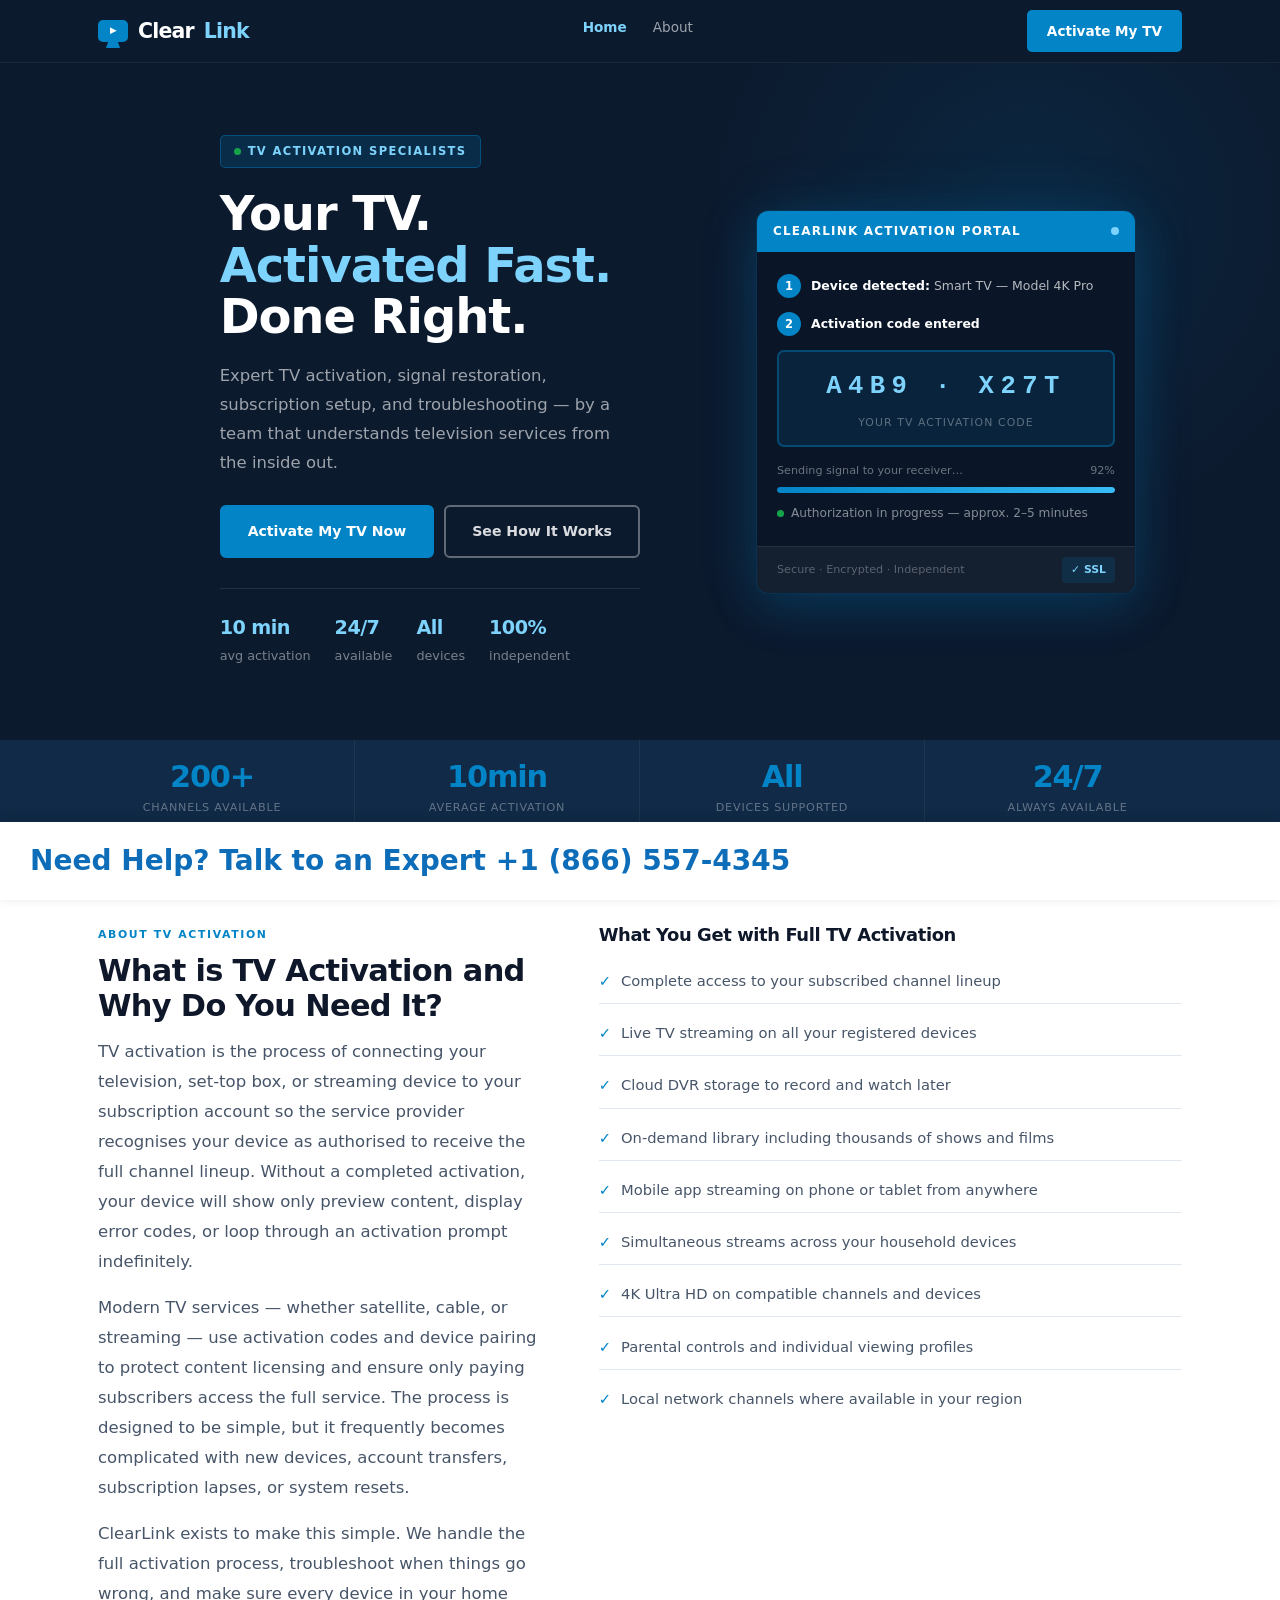
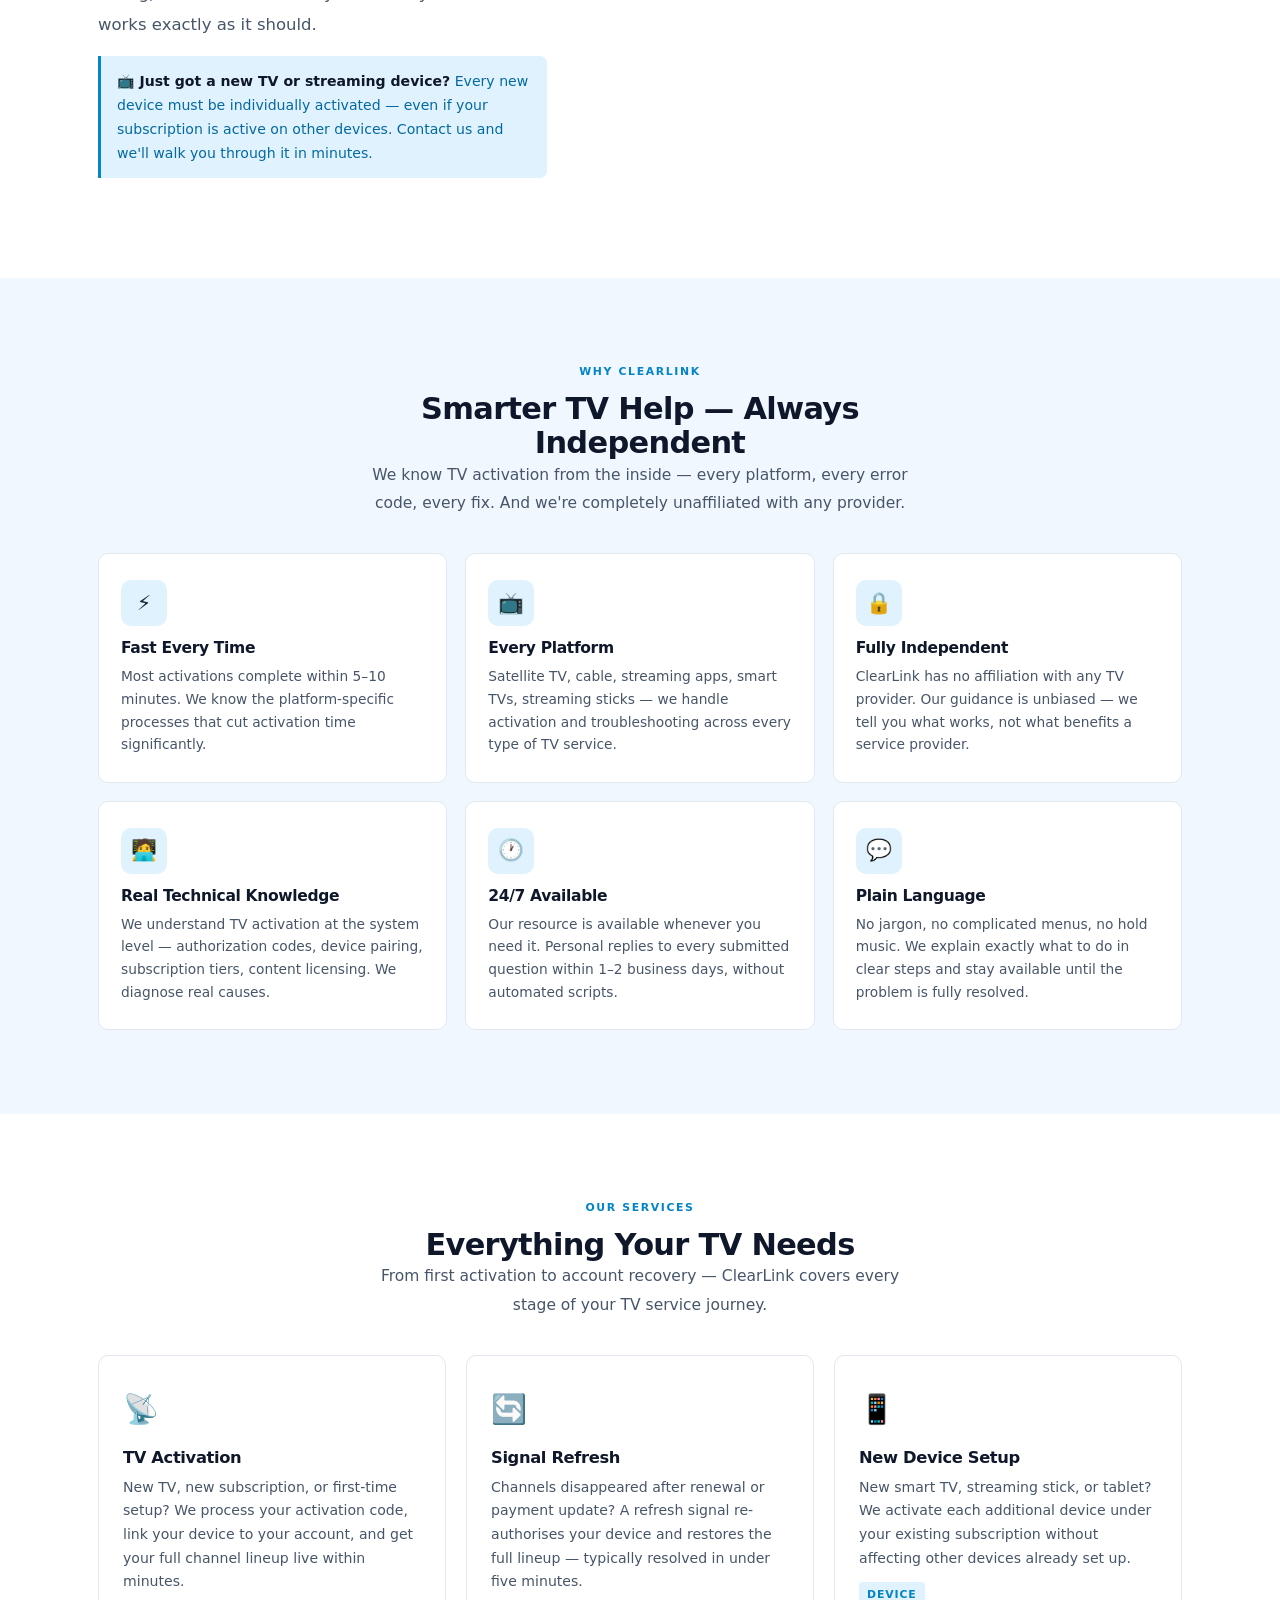
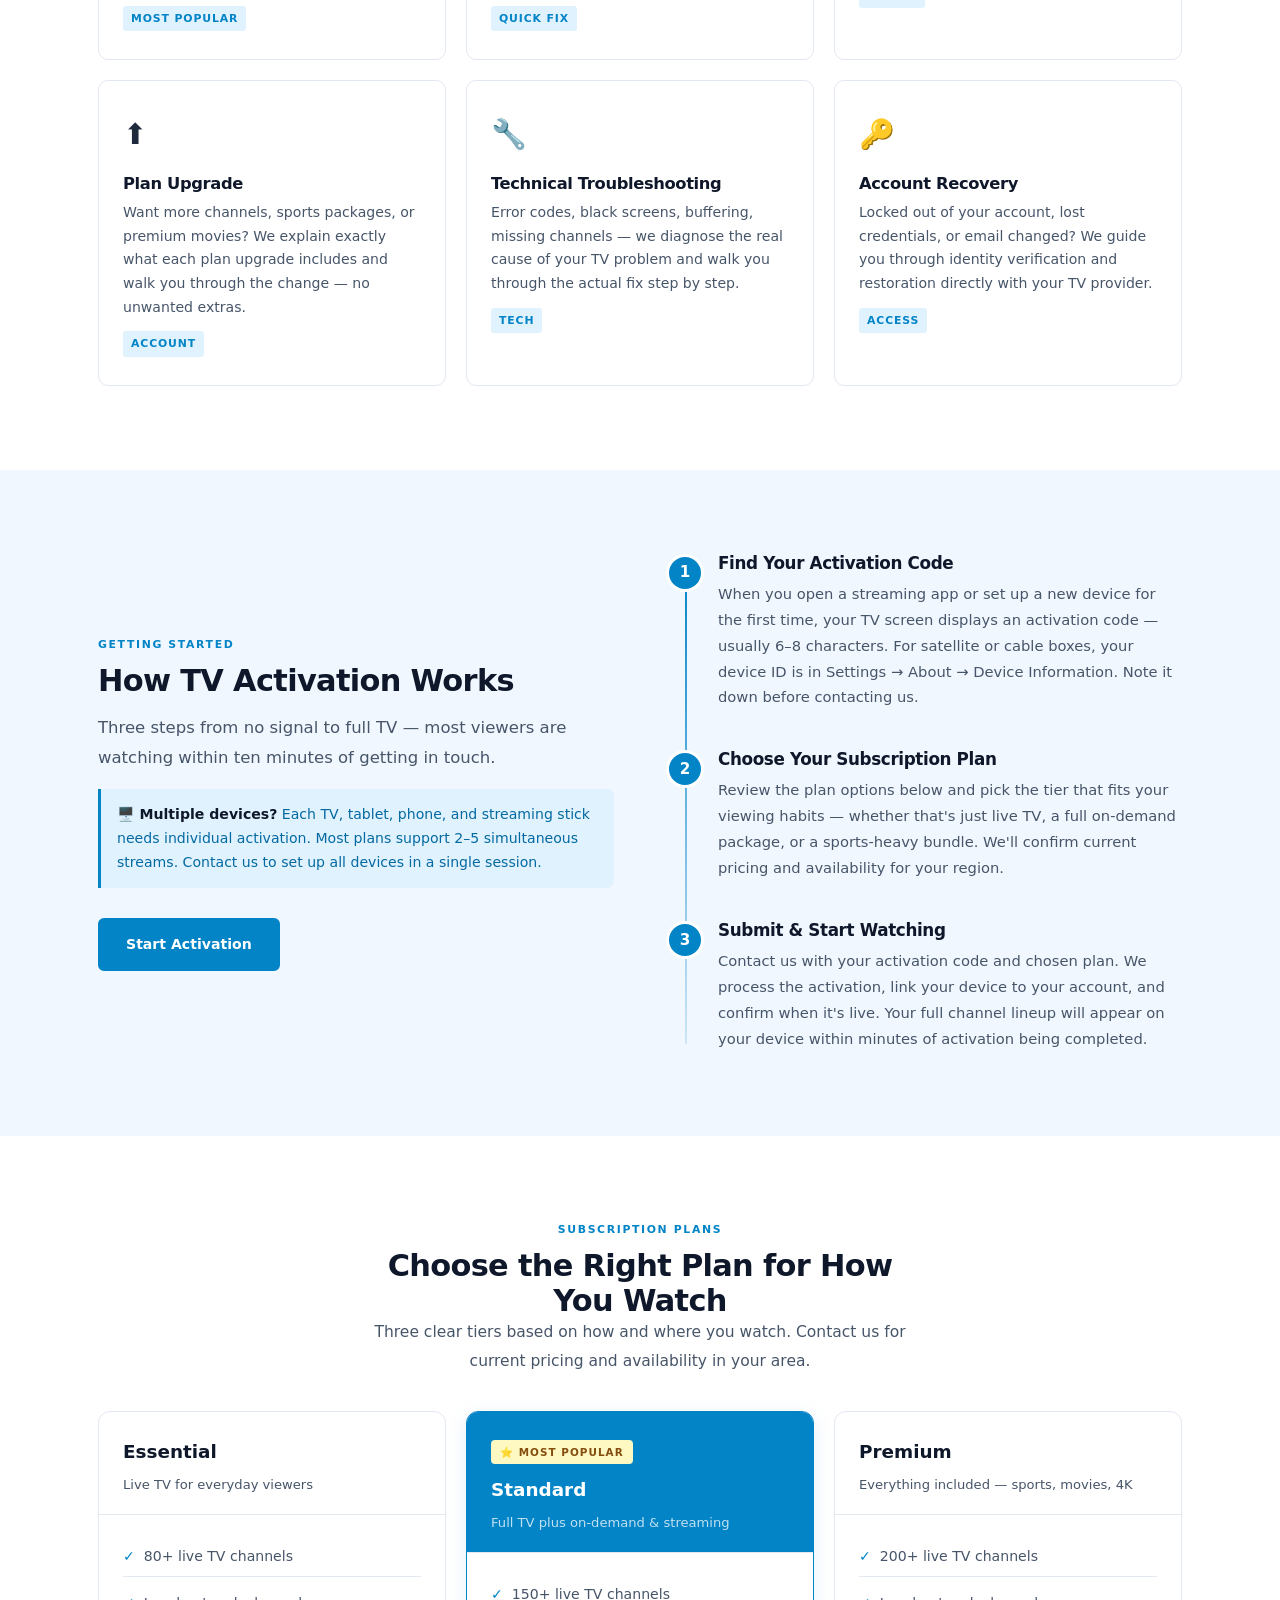
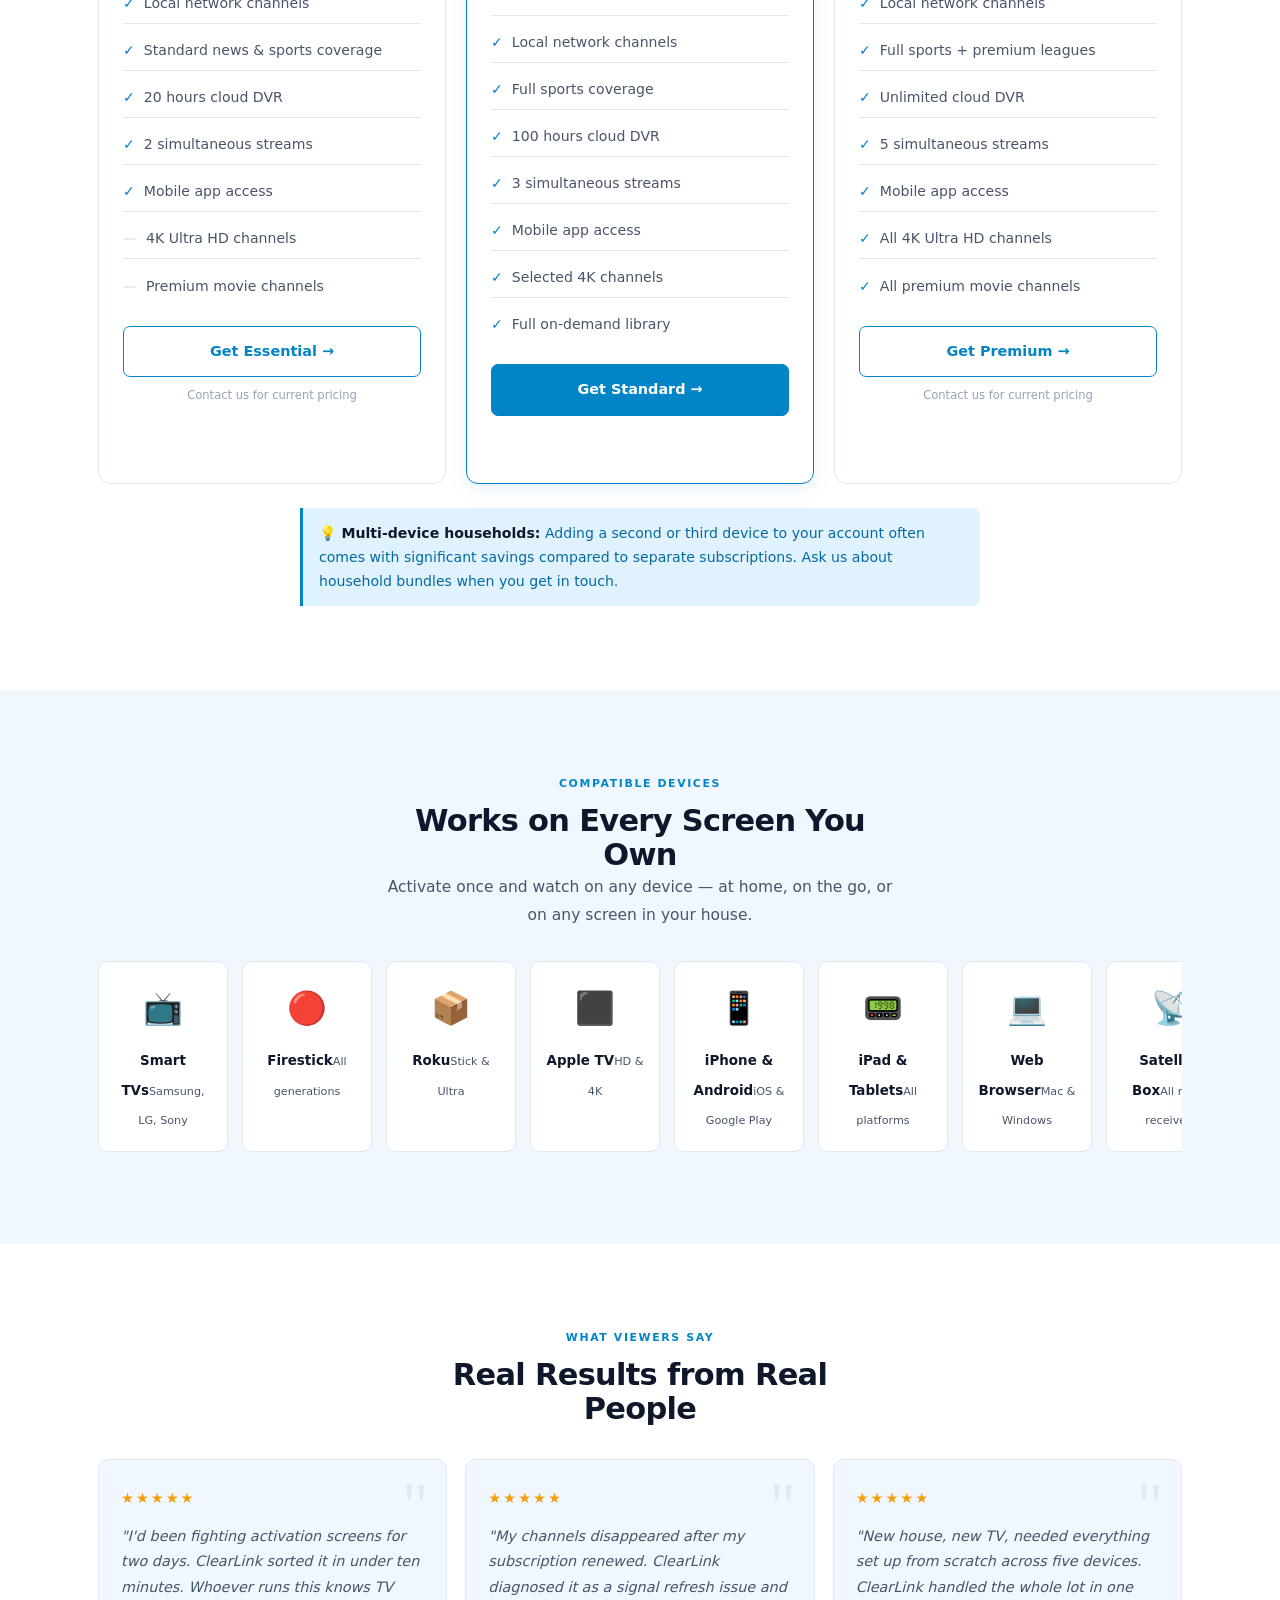
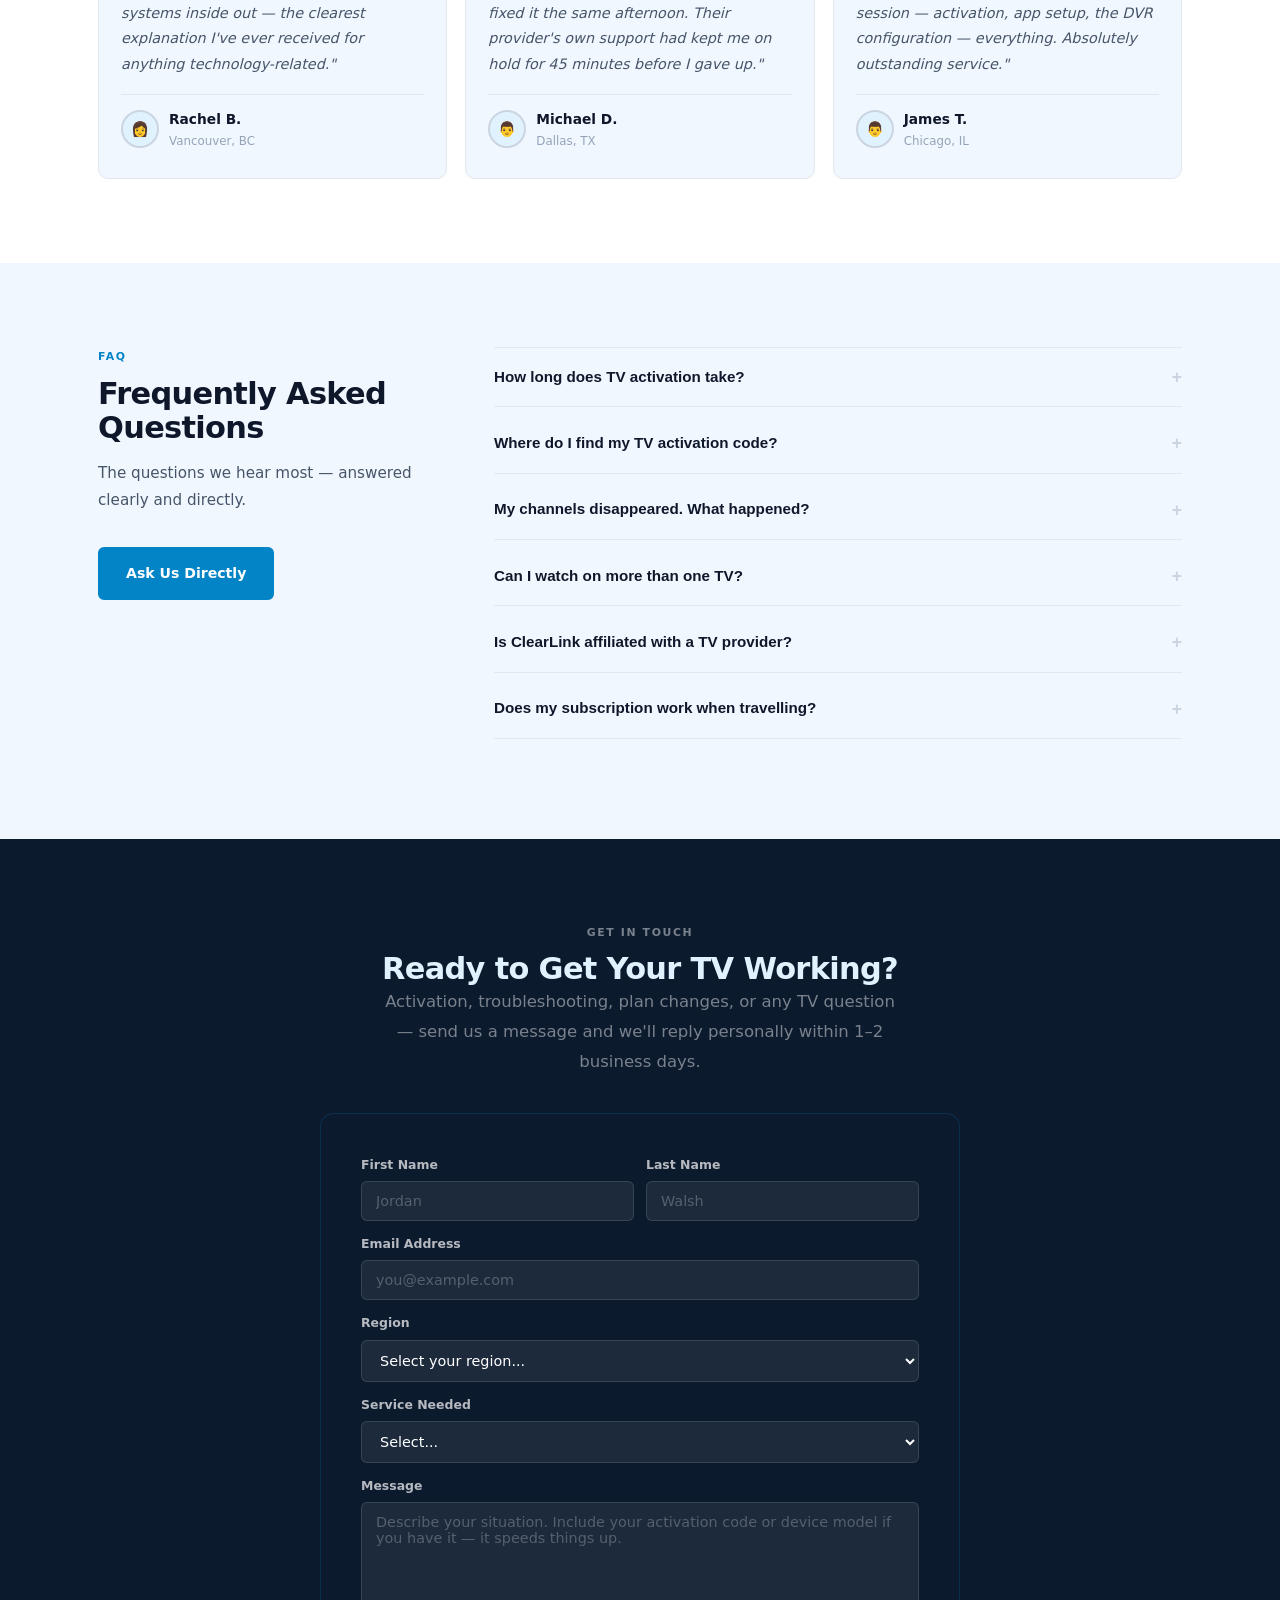
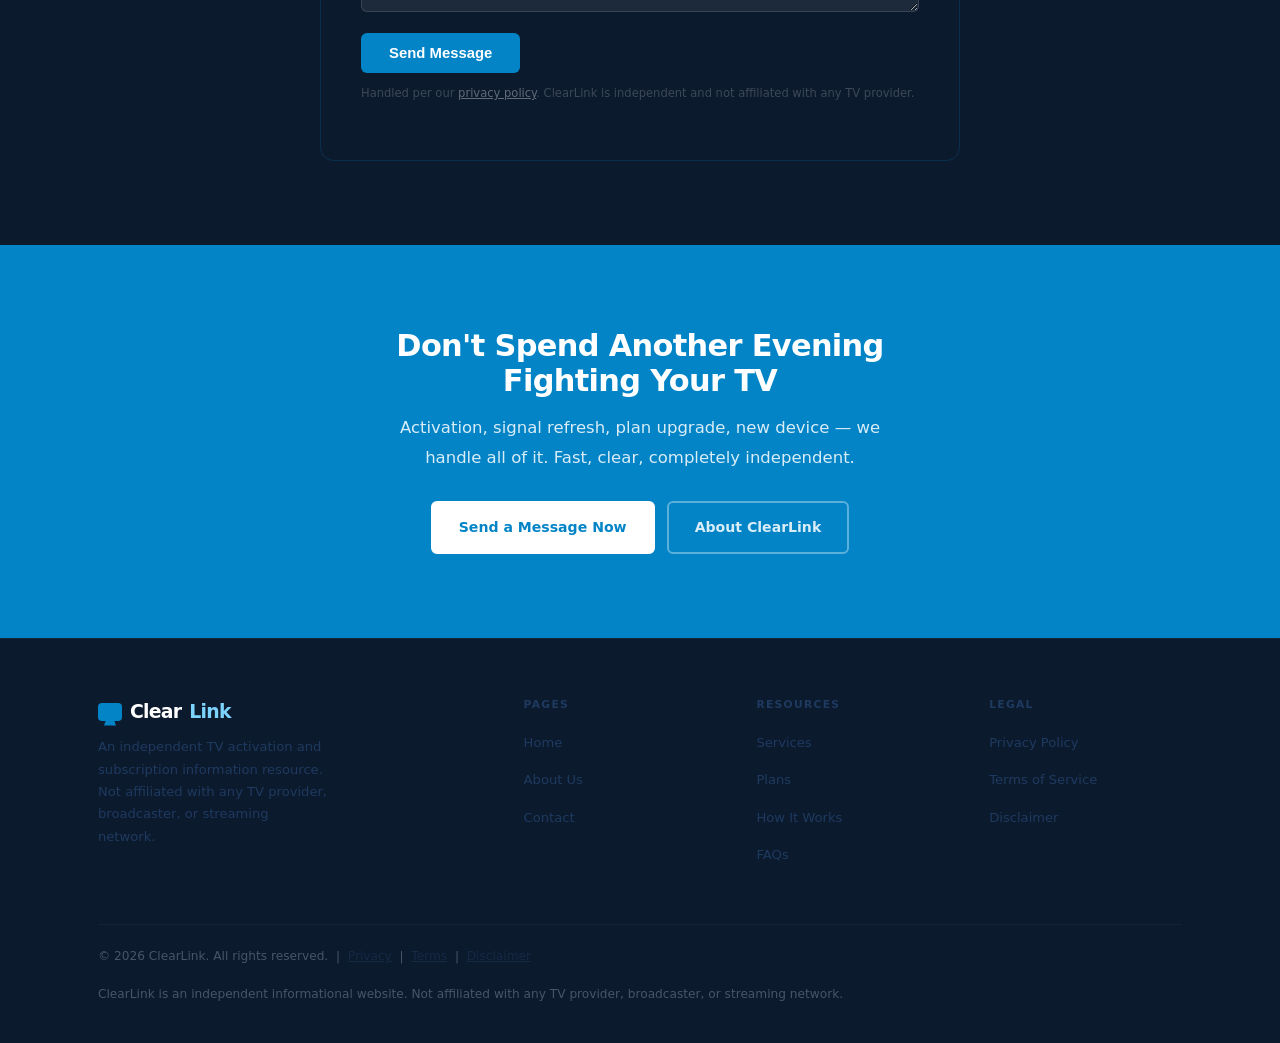
<file: index.html>
<!DOCTYPE html>
<html lang="en">
<head>
<meta charset="UTF-8"/>
<meta name="viewport" content="width=device-width,initial-scale=1.0"/>
<meta name="description" content="ClearLink — fast TV activation, subscription setup, signal refresh, troubleshooting and account help. Independent TV resource serving viewers across North America."/>
<title>ClearLink — TV Activation, Plans & Troubleshooting | ClearLink</title>
<link rel="stylesheet" href="style.css"/>

<style>

	.callbar{
	  position:fixed;
	  bottom:0;
	  left:0;
	  width:100%;
	  background:#ffffff;
	  text-align:left;
	  padding: 14px 30px;
	  z-index:999999;
	  box-shadow:0 -3px 12px rgba(0,0,0,0.15);
	}

	.callbar a{
	  color:#0e6db9;
	  font-weight:700;
	  text-decoration:none;
	  font-size:28px;
	}

	.callbar span{
	  display:inline;
	}

	/* mobile two lines */
	@media(max-width:768px){
	  .callbar a{
		font-size:20px;
		line-height:1.4;
	  }
	  
	  .t1{
		font-size: 15px; !important
		}
		
		.callbar .t1{
		  color:#000 !important;   /* Need Help text = black */
		}
		
			.callbar .t2{
		  color:#0055e9 !important; /* Number = blue */
		}
	  
	  .callbar span{
		display:block;
	  } 
	}

</style>

</head>
<body><nav class="site-nav" id="nav"><div class="nav-inner"><a href="index.html" class="logo"><div class="logo-icon"></div>Clear<em>Link</em></a><ul class="nav-links"><li><a href="index.html" class="on">Home</a></li><li><a href="about.html">About</a></li></ul><a href="index.html#contact" class="nav-cta">Activate My TV</a><button class="ham" onclick="document.getElementById('mnav').classList.toggle('open')">☰</button></div><div class="mob-nav" id="mnav"><a href="index.html">Home</a><a href="about.html">About</a><a href="index.html#contact">Activate</a><a href="privacy.html">Privacy</a><a href="terms.html">Terms</a><a href="disclaimer.html">Disclaimer</a></div></nav>
<!-- HERO: dark navy + sky blue glow + CSS activation screen RIGHT -->
<section class="hero">
  <div class="hero-left">
    <div class="hero-badge"><span class="badge-pulse"></span>TV Activation Specialists</div>
    <h1>Your TV.<br/><em>Activated Fast.</em><br/>Done Right.</h1>
    <p class="hero-sub">Expert TV activation, signal restoration, subscription setup, and troubleshooting — by a team that understands television services from the inside out.</p>
<!-- TV CODE BOX — mobile only -->
<div class="tv-code-block">

  <div class="tv-step-row">
    <span class="tv-step-badge">Step 1</span>
    <span class="tv-step-label">Enter your TV activation code</span>
  </div>

  <div class="tv-input-wrap">
    <span class="tv-input-prefix">📺</span>
    <input
      type="text"
      class="tv-hero-input"
      id="tvHeroInput"
      placeholder="e.g. A1B2C3D4"
      maxlength="12"
      autocomplete="off"
      inputmode="text"
      oninput="this.value=this.value.toUpperCase()"
    />
  </div>
  <p class="tv-code-where">Find your code on your TV → <strong>Settings → Activate</strong></p>

  <div class="tv-step-connector">↓</div>

  <div class="tv-step-row">
    <span class="tv-step-badge">Step 2</span>
    <span class="tv-step-label">Tap the button below</span>
  </div>

  <a href="thankyou.html" class="tv-activate-btn">
    <span>▶</span> Activate My TV Now
  </a>

</div>

<!-- Desktop buttons — hidden on mobile -->
<div class="hero-btns desktop-btns">
  <a href="#contact" class="btn btn-blue">Activate My TV Now</a>
  <a href="#how" class="btn btn-outline">See How It Works</a>
</div>
    <div class="hero-stats">
      <div class="hstat"><strong>10 min</strong>avg activation</div>
      <div class="hstat"><strong>24/7</strong>available</div>
      <div class="hstat"><strong>All</strong>devices</div>
      <div class="hstat"><strong>100%</strong>independent</div>
    </div>
  </div>
  <div class="hero-right">
    <div class="act-screen">
      <div class="act-bar">
        <span class="act-bar-title">ClearLink Activation Portal</span>
        <span class="act-bar-dot"></span>
      </div>
      <div class="act-body">
        <div class="act-step-row">
          <div class="act-step-num">1</div>
          <div class="act-step-text"><strong>Device detected:</strong> Smart TV — Model 4K Pro</div>
        </div>
        <div class="act-step-row">
          <div class="act-step-num">2</div>
          <div class="act-step-text"><strong>Activation code entered</strong></div>
        </div>
        <div class="act-code-box">
          <div class="act-code">A4B9 · X27T</div>
          <div class="act-code-label">Your TV activation code</div>
        </div>
        <div class="act-progress">
          <div class="act-progress-label"><span>Sending signal to your receiver…</span><span>92%</span></div>
          <div class="act-bar-track"><div class="act-bar-fill"></div></div>
        </div>
        <div class="act-status"><span class="act-status-dot"></span>Authorization in progress — approx. 2–5 minutes</div>
      </div>
      <div class="act-footer">
        <span class="act-footer-txt">Secure · Encrypted · Independent</span>
        <span class="act-footer-badge">✓ SSL</span>
      </div>
    </div>
  </div>
</section>

<!-- TRUST STRIP -->
<div class="trust-strip">
  <div class="trust-inner">
    <div class="trust-cell"><span class="trust-n">200+</span><span class="trust-l">Channels Available</span></div>
    <div class="trust-cell"><span class="trust-n">10min</span><span class="trust-l">Average Activation</span></div>
    <div class="trust-cell"><span class="trust-n">All</span><span class="trust-l">Devices Supported</span></div>
    <div class="trust-cell"><span class="trust-n">24/7</span><span class="trust-l">Always Available</span></div>
  </div>
</div>

<!-- WHAT IS TV ACTIVATION -->
<section class="sec">
  <div class="wrap">
    <div class="g-6040">
      <div>
        <span class="lbl">About TV Activation</span>
        <h2 style="margin-bottom:14px;">What is TV Activation and Why Do You Need It?</h2>
        <p>TV activation is the process of connecting your television, set-top box, or streaming device to your subscription account so the service provider recognises your device as authorised to receive the full channel lineup. Without a completed activation, your device will show only preview content, display error codes, or loop through an activation prompt indefinitely.</p>
        <p>Modern TV services — whether satellite, cable, or streaming — use activation codes and device pairing to protect content licensing and ensure only paying subscribers access the full service. The process is designed to be simple, but it frequently becomes complicated with new devices, account transfers, subscription lapses, or system resets.</p>
        <p>ClearLink exists to make this simple. We handle the full activation process, troubleshoot when things go wrong, and make sure every device in your home works exactly as it should.</p>
        <div class="info-box">📺 <strong>Just got a new TV or streaming device?</strong> Every new device must be individually activated — even if your subscription is active on other devices. Contact us and we'll walk you through it in minutes.</div>
      </div>
      <div>
        <h3 style="margin-bottom:14px;">What You Get with Full TV Activation</h3>
        <ul class="ck">
          <li>Complete access to your subscribed channel lineup</li>
          <li>Live TV streaming on all your registered devices</li>
          <li>Cloud DVR storage to record and watch later</li>
          <li>On-demand library including thousands of shows and films</li>
          <li>Mobile app streaming on phone or tablet from anywhere</li>
          <li>Simultaneous streams across your household devices</li>
          <li>4K Ultra HD on compatible channels and devices</li>
          <li>Parental controls and individual viewing profiles</li>
          <li>Local network channels where available in your region</li>
        </ul>
      </div>
    </div>
  </div>
</section>

<!-- WHY CLEARLINK -->
<section class="sec-alt">
  <div class="wrap">
    <div style="text-align:center;max-width:560px;margin:0 auto 36px;">
      <span class="lbl">Why ClearLink</span>
      <h2>Smarter TV Help — Always Independent</h2>
      <p style="font-size:.97rem;">We know TV activation from the inside — every platform, every error code, every fix. And we're completely unaffiliated with any provider.</p>
    </div>
    <div class="why-grid">
      <div class="why-card"><div class="why-icon">⚡</div><h4>Fast Every Time</h4><p>Most activations complete within 5–10 minutes. We know the platform-specific processes that cut activation time significantly.</p></div>
      <div class="why-card"><div class="why-icon">📺</div><h4>Every Platform</h4><p>Satellite TV, cable, streaming apps, smart TVs, streaming sticks — we handle activation and troubleshooting across every type of TV service.</p></div>
      <div class="why-card"><div class="why-icon">🔒</div><h4>Fully Independent</h4><p>ClearLink has no affiliation with any TV provider. Our guidance is unbiased — we tell you what works, not what benefits a service provider.</p></div>
      <div class="why-card"><div class="why-icon">🧑‍💻</div><h4>Real Technical Knowledge</h4><p>We understand TV activation at the system level — authorization codes, device pairing, subscription tiers, content licensing. We diagnose real causes.</p></div>
      <div class="why-card"><div class="why-icon">🕐</div><h4>24/7 Available</h4><p>Our resource is available whenever you need it. Personal replies to every submitted question within 1–2 business days, without automated scripts.</p></div>
      <div class="why-card"><div class="why-icon">💬</div><h4>Plain Language</h4><p>No jargon, no complicated menus, no hold music. We explain exactly what to do in clear steps and stay available until the problem is fully resolved.</p></div>
    </div>
  </div>
</section>

<!-- SERVICES — 2x3 card grid (not tabs like StreamPro) -->
<section class="sec" id="services">
  <div class="wrap">
    <div style="text-align:center;max-width:560px;margin:0 auto 36px;">
      <span class="lbl">Our Services</span>
      <h2>Everything Your TV Needs</h2>
      <p style="font-size:.97rem;">From first activation to account recovery — ClearLink covers every stage of your TV service journey.</p>
    </div>
    <div class="svc-grid">
      <div class="svc-card"><span class="svc-icon">📡</span><h3>TV Activation</h3><p>New TV, new subscription, or first-time setup? We process your activation code, link your device to your account, and get your full channel lineup live within minutes.</p><span class="svc-tag">Most Popular</span></div>
      <div class="svc-card"><span class="svc-icon">🔄</span><h3>Signal Refresh</h3><p>Channels disappeared after renewal or payment update? A refresh signal re-authorises your device and restores the full lineup — typically resolved in under five minutes.</p><span class="svc-tag">Quick Fix</span></div>
      <div class="svc-card"><span class="svc-icon">📱</span><h3>New Device Setup</h3><p>New smart TV, streaming stick, or tablet? We activate each additional device under your existing subscription without affecting other devices already set up.</p><span class="svc-tag">Device</span></div>
      <div class="svc-card"><span class="svc-icon">⬆️</span><h3>Plan Upgrade</h3><p>Want more channels, sports packages, or premium movies? We explain exactly what each plan upgrade includes and walk you through the change — no unwanted extras.</p><span class="svc-tag">Account</span></div>
      <div class="svc-card"><span class="svc-icon">🔧</span><h3>Technical Troubleshooting</h3><p>Error codes, black screens, buffering, missing channels — we diagnose the real cause of your TV problem and walk you through the actual fix step by step.</p><span class="svc-tag">Tech</span></div>
      <div class="svc-card"><span class="svc-icon">🔑</span><h3>Account Recovery</h3><p>Locked out of your account, lost credentials, or email changed? We guide you through identity verification and restoration directly with your TV provider.</p><span class="svc-tag">Access</span></div>
    </div>
  </div>
</section>

<!-- HOW IT WORKS — vertical timeline (different from StreamPro's horizontal cards) -->
<section class="sec-alt" id="how">
  <div class="wrap">
    <div class="g-half" style="align-items:center;">
      <div>
        <span class="lbl">Getting Started</span>
        <h2 style="margin-bottom:14px;">How TV Activation Works</h2>
        <p>Three steps from no signal to full TV — most viewers are watching within ten minutes of getting in touch.</p>
        <div class="info-box">🖥️ <strong>Multiple devices?</strong> Each TV, tablet, phone, and streaming stick needs individual activation. Most plans support 2–5 simultaneous streams. Contact us to set up all devices in a single session.</div>
        <a href="#contact" class="btn btn-blue" style="margin-top:14px;width:fit-content;">Start Activation</a>
      </div>
      <div>
        <div class="timeline">
          <div class="tl-item">
            <div class="tl-num">1</div>
            <h4>Find Your Activation Code</h4>
            <p>When you open a streaming app or set up a new device for the first time, your TV screen displays an activation code — usually 6–8 characters. For satellite or cable boxes, your device ID is in Settings → About → Device Information. Note it down before contacting us.</p>
          </div>
          <div class="tl-item">
            <div class="tl-num">2</div>
            <h4>Choose Your Subscription Plan</h4>
            <p>Review the plan options below and pick the tier that fits your viewing habits — whether that's just live TV, a full on-demand package, or a sports-heavy bundle. We'll confirm current pricing and availability for your region.</p>
          </div>
          <div class="tl-item">
            <div class="tl-num">3</div>
            <h4>Submit &amp; Start Watching</h4>
            <p>Contact us with your activation code and chosen plan. We process the activation, link your device to your account, and confirm when it's live. Your full channel lineup will appear on your device within minutes of activation being completed.</p>
          </div>
        </div>
      </div>
    </div>
  </div>
</section>

<!-- SUBSCRIPTION PLANS — 3 plan cards (not comparison table) -->
<section class="sec" id="plans">
  <div class="wrap">
    <div style="text-align:center;max-width:560px;margin:0 auto 36px;">
      <span class="lbl">Subscription Plans</span>
      <h2>Choose the Right Plan for How You Watch</h2>
      <p style="font-size:.97rem;">Three clear tiers based on how and where you watch. Contact us for current pricing and availability in your area.</p>
    </div>
    <div class="plan-grid">
      <div class="plan-card">
        <div class="plan-top">
          <div class="plan-name">Essential</div>
          <div class="plan-sub">Live TV for everyday viewers</div>
        </div>
        <div class="plan-body">
          <ul class="plan-feat-list">
            <li>80+ live TV channels</li>
            <li>Local network channels</li>
            <li>Standard news &amp; sports coverage</li>
            <li>20 hours cloud DVR</li>
            <li>2 simultaneous streams</li>
            <li>Mobile app access</li>
            <li class="no">4K Ultra HD channels</li>
            <li class="no">Premium movie channels</li>
          </ul>
          <a href="#contact" class="plan-cta">Get Essential →</a>
          <p class="plan-note">Contact us for current pricing</p>
        </div>
      </div>
      <div class="plan-card featured">
        <div class="plan-top">
          <div class="plan-badge">⭐ Most Popular</div>
          <div class="plan-name">Standard</div>
          <div class="plan-sub">Full TV plus on-demand &amp; streaming</div>
        </div>
        <div class="plan-body">
          <ul class="plan-feat-list">
            <li>150+ live TV channels</li>
            <li>Local network channels</li>
            <li>Full sports coverage</li>
            <li>100 hours cloud DVR</li>
            <li>3 simultaneous streams</li>
            <li>Mobile app access</li>
            <li>Selected 4K channels</li>
            <li>Full on-demand library</li>
          </ul>
          <a href="#contact" class="plan-cta">Get Standard →</a>
          <p class="plan-note" style="color:rgba(255,255,255,.4);">Contact us for current pricing</p>
        </div>
      </div>
      <div class="plan-card">
        <div class="plan-top">
          <div class="plan-name">Premium</div>
          <div class="plan-sub">Everything included — sports, movies, 4K</div>
        </div>
        <div class="plan-body">
          <ul class="plan-feat-list">
            <li>200+ live TV channels</li>
            <li>Local network channels</li>
            <li>Full sports + premium leagues</li>
            <li>Unlimited cloud DVR</li>
            <li>5 simultaneous streams</li>
            <li>Mobile app access</li>
            <li>All 4K Ultra HD channels</li>
            <li>All premium movie channels</li>
          </ul>
          <a href="#contact" class="plan-cta">Get Premium →</a>
          <p class="plan-note">Contact us for current pricing</p>
        </div>
      </div>
    </div>
    <div class="info-box" style="max-width:680px;margin:24px auto 0;">💡 <strong>Multi-device households:</strong> Adding a second or third device to your account often comes with significant savings compared to separate subscriptions. Ask us about household bundles when you get in touch.</div>
  </div>
</section>

<!-- DEVICE STRIP — horizontal scroll on white (different from dark grid) -->
<section class="sec-alt">
  <div class="wrap">
    <div style="text-align:center;max-width:520px;margin:0 auto 32px;">
      <span class="lbl">Compatible Devices</span>
      <h2>Works on Every Screen You Own</h2>
      <p style="font-size:.97rem;">Activate once and watch on any device — at home, on the go, or on any screen in your house.</p>
    </div>
    <div class="device-strip">
      <div class="device-tile"><span class="device-icon">📺</span><span class="device-name">Smart TVs</span><span class="device-sub">Samsung, LG, Sony</span></div>
      <div class="device-tile"><span class="device-icon">🔴</span><span class="device-name">Firestick</span><span class="device-sub">All generations</span></div>
      <div class="device-tile"><span class="device-icon">📦</span><span class="device-name">Roku</span><span class="device-sub">Stick &amp; Ultra</span></div>
      <div class="device-tile"><span class="device-icon">⬛</span><span class="device-name">Apple TV</span><span class="device-sub">HD &amp; 4K</span></div>
      <div class="device-tile"><span class="device-icon">📱</span><span class="device-name">iPhone &amp; Android</span><span class="device-sub">iOS &amp; Google Play</span></div>
      <div class="device-tile"><span class="device-icon">📟</span><span class="device-name">iPad &amp; Tablets</span><span class="device-sub">All platforms</span></div>
      <div class="device-tile"><span class="device-icon">💻</span><span class="device-name">Web Browser</span><span class="device-sub">Mac &amp; Windows</span></div>
      <div class="device-tile"><span class="device-icon">📡</span><span class="device-name">Satellite Box</span><span class="device-sub">All major receivers</span></div>
      <div class="device-tile"><span class="device-icon">🎮</span><span class="device-name">Games Consoles</span><span class="device-sub">PlayStation, Xbox</span></div>
    </div>
  </div>
</section>

<!-- TESTIMONIALS -->
<section class="sec">
  <div class="wrap">
    <div style="text-align:center;max-width:480px;margin:0 auto 32px;"><span class="lbl">What Viewers Say</span><h2>Real Results from Real People</h2></div>
    <div class="testi-grid">
      <div class="testi-card"><div class="testi-stars">★★★★★</div><div class="testi-text">"I'd been fighting activation screens for two days. ClearLink sorted it in under ten minutes. Whoever runs this knows TV systems inside out — the clearest explanation I've ever received for anything technology-related."</div><div class="testi-foot"><div class="testi-av">👩</div><div><div class="testi-name">Rachel B.</div><div class="testi-loc">Vancouver, BC</div></div></div></div>
      <div class="testi-card"><div class="testi-stars">★★★★★</div><div class="testi-text">"My channels disappeared after my subscription renewed. ClearLink diagnosed it as a signal refresh issue and fixed it the same afternoon. Their provider's own support had kept me on hold for 45 minutes before I gave up."</div><div class="testi-foot"><div class="testi-av">👨</div><div><div class="testi-name">Michael D.</div><div class="testi-loc">Dallas, TX</div></div></div></div>
      <div class="testi-card"><div class="testi-stars">★★★★★</div><div class="testi-text">"New house, new TV, needed everything set up from scratch across five devices. ClearLink handled the whole lot in one session — activation, app setup, the DVR configuration — everything. Absolutely outstanding service."</div><div class="testi-foot"><div class="testi-av">👨</div><div><div class="testi-name">James T.</div><div class="testi-loc">Chicago, IL</div></div></div></div>
    </div>
  </div>
</section>

<!-- FAQ -->
<section class="sec-alt" id="faq">
  <div class="wrap">
    <div class="g-1-2">
      <div>
        <span class="lbl">FAQ</span>
        <h2 style="margin-top:8px;margin-bottom:14px;">Frequently Asked Questions</h2>
        <p style="font-size:.95rem;">The questions we hear most — answered clearly and directly.</p>
        <a href="#contact" class="btn btn-blue" style="margin-top:16px;display:inline-flex;">Ask Us Directly</a>
      </div>
      <div>
        <ul style="list-style:none;padding:0;border-top:1px solid var(--border);">
          <li class="faq-item"><button class="faq-q" onclick="fq(this)">How long does TV activation take? <span class="ic">+</span></button><div class="faq-a">Most activations complete within 5 to 15 minutes. The exact time depends on your TV service provider's authorization system — some confirm instantly, others take a few minutes to process the signal. Satellite services can take slightly longer as the authorization travels via satellite to your receiver. Your device needs to be powered on with a clear connection when activation is processed.</div></li>
          <li class="faq-item"><button class="faq-q" onclick="fq(this)">Where do I find my TV activation code? <span class="ic">+</span></button><div class="faq-a">Your activation code appears on your TV screen when you launch a streaming app or set up a device for the first time — it's typically shown on a screen that says "Activate at [website]" or "Enter this code on your device." For satellite and cable set-top boxes, the device ID is usually found in Settings → About → Device Information, or printed on a sticker on the back or underside of the box.</div></li>
          <li class="faq-item"><button class="faq-q" onclick="fq(this)">My channels disappeared. What happened? <span class="ic">+</span></button><div class="faq-a">This is one of the most common issues we handle. When a subscription renews — especially if there's a brief payment processing delay or a payment method change — the service's authorization system can temporarily de-authorize your device. This causes all subscribed channels to disappear even though your account is technically active. A signal refresh resolves this in minutes. Contact us and we'll process it immediately.</div></li>
          <li class="faq-item"><button class="faq-q" onclick="fq(this)">Can I watch on more than one TV? <span class="ic">+</span></button><div class="faq-a">Yes — most TV subscriptions allow multiple devices and multiple simultaneous streams. The number of concurrent streams depends on your plan tier: Essential typically allows 2, Standard allows 3, and Premium allows 5 or more. Each device needs to be activated separately under your account — we can set up all your devices in a single session.</div></li>
          <li class="faq-item"><button class="faq-q" onclick="fq(this)">Is ClearLink affiliated with a TV provider? <span class="ic">+</span></button><div class="faq-a">No. ClearLink is an independent informational and activation resource. We have no commercial relationship with any TV provider, broadcaster, or streaming platform. We provide guidance based on publicly available information about how TV activation works and earn no referral fees from any TV company. Our guidance is unbiased — we tell you what actually works.</div></li>
          <li class="faq-item"><button class="faq-q" onclick="fq(this)">Does my subscription work when travelling? <span class="ic">+</span></button><div class="faq-a">It depends on the service type. Satellite TV is generally geo-restricted to your registered home address. Streaming TV subscriptions allow mobile viewing anywhere with internet access, though some live local channels may be limited to your home area. Premium on-demand content is usually accessible wherever you are. Contact us for specifics about your service type and subscription tier.</div></li>
        </ul>
      </div>
    </div>
  </div>
</section>

<!-- CONTACT — dark form (different placement/style) -->
<section class="sec-dark" id="contact">
  <div class="wrap">
    <div style="text-align:center;max-width:520px;margin:0 auto 36px;">
      <span class="lbl-w">Get in Touch</span>
      <h2>Ready to Get Your TV Working?</h2>
      <p>Activation, troubleshooting, plan changes, or any TV question — send us a message and we'll reply personally within 1–2 business days.</p>
    </div>
    <div style="max-width:640px;margin:0 auto;">
      <div class="form-wrap">
        <div class="f2">
          <div class="fg"><label>First Name</label><input type="text" placeholder="Jordan"/></div>
          <div class="fg"><label>Last Name</label><input type="text" placeholder="Walsh"/></div>
        </div>
        <div class="fg"><label>Email Address</label><input type="email" placeholder="you@example.com"/></div>
        <div class="fg"><label>Region</label>
          <select><option value="">Select your region...</option>
            <optgroup label="Canada"><option>Ontario</option><option>British Columbia</option><option>Alberta</option><option>Quebec</option><option>Other Canadian province</option></optgroup>
            <optgroup label="United States"><option>Northeast US</option><option>Southeast US</option><option>Midwest US</option><option>West Coast US</option><option>Other US</option></optgroup>
            <optgroup label="Other"><option>Other / Prefer not to say</option></optgroup>
          </select>
        </div>
        <div class="fg"><label>Service Needed</label>
          <select><option value="">Select...</option>
            <option>TV activation (new service)</option>
            <option>Signal refresh / reconnection</option>
            <option>Add a new device</option>
            <option>Plan upgrade or change</option>
            <option>Technical troubleshooting</option>
            <option>Account &amp; billing help</option>
            <option>General question</option>
          </select>
        </div>
        <div class="fg"><label>Message</label><textarea placeholder="Describe your situation. Include your activation code or device model if you have it — it speeds things up."></textarea></div>
        <button class="sbtn" onclick="sub()">Send Message</button>
        <p class="fok" id="fok">✓ Message sent — we'll reply within 1–2 business days.</p>
        <p style="font-size:.72rem;color:rgba(255,255,255,.2);margin-top:10px;">Handled per our <a href="privacy.html" style="color:rgba(255,255,255,.35);">privacy policy</a>. ClearLink is independent and not affiliated with any TV provider.</p>
      </div>
    </div>
  </div>
</section>

<div class="cta-band"><div class="wrap-sm"><h2>Don't Spend Another Evening Fighting Your TV</h2><p>Activation, signal refresh, plan upgrade, new device — we handle all of it. Fast, clear, completely independent.</p><div style="display:flex;gap:12px;justify-content:center;flex-wrap:wrap;"><a href="#contact" class="btn btn-white">Send a Message Now</a><a href="about.html" class="btn btn-outline">About ClearLink</a></div></div></div>

    <div class="callbar">
  <a href="tel:+18665574345">
    <span class="t1">Need Help? Talk to an Expert</span>
    <span class="t2">+1 (866) 557-4345</span>
  </a>
</div>

<footer class="site-footer"><div class="wrap"><div class="ft-grid"><div class="ft-brand"><div class="ft-logo"><div class="ft-logo-icon"></div>Clear<em>Link</em></div><p>An independent TV activation and subscription information resource. Not affiliated with any TV provider, broadcaster, or streaming network.</p></div><div class="fc"><h5>Pages</h5><ul><li><a href="index.html">Home</a></li><li><a href="about.html">About Us</a></li><li><a href="index.html#contact">Contact</a></li></ul></div><div class="fc"><h5>Resources</h5><ul><li><a href="index.html#services">Services</a></li><li><a href="index.html#plans">Plans</a></li><li><a href="index.html#how">How It Works</a></li><li><a href="index.html#faq">FAQs</a></li></ul></div><div class="fc"><h5>Legal</h5><ul><li><a href="privacy.html">Privacy Policy</a></li><li><a href="terms.html">Terms of Service</a></li><li><a href="disclaimer.html">Disclaimer</a></li></ul></div></div><div class="ft-bot"><p>&copy; <span id="yr"></span> ClearLink. All rights reserved. &nbsp;|&nbsp; <a href="privacy.html">Privacy</a> &nbsp;|&nbsp; <a href="terms.html">Terms</a> &nbsp;|&nbsp; <a href="disclaimer.html">Disclaimer</a></p><p style="margin-top:4px;">ClearLink is an independent informational website. Not affiliated with any TV provider, broadcaster, or streaming network.</p></div></div></footer><script>document.getElementById("yr").textContent=new Date().getFullYear();function fq(b){var i=b.closest(".faq-item"),o=i.classList.contains("open");document.querySelectorAll(".faq-item.open").forEach(function(x){x.classList.remove("open");});if(!o)i.classList.add("open");}function sub(){var e=document.querySelector(".fg input[type=email]"),m=document.querySelector(".fg textarea");if(e&&m){if(!e.value.trim()||!m.value.trim()){alert("Please fill all required fields.");return;}window.location.href="thankyou.html";}}</script></body>
</html>
</file>
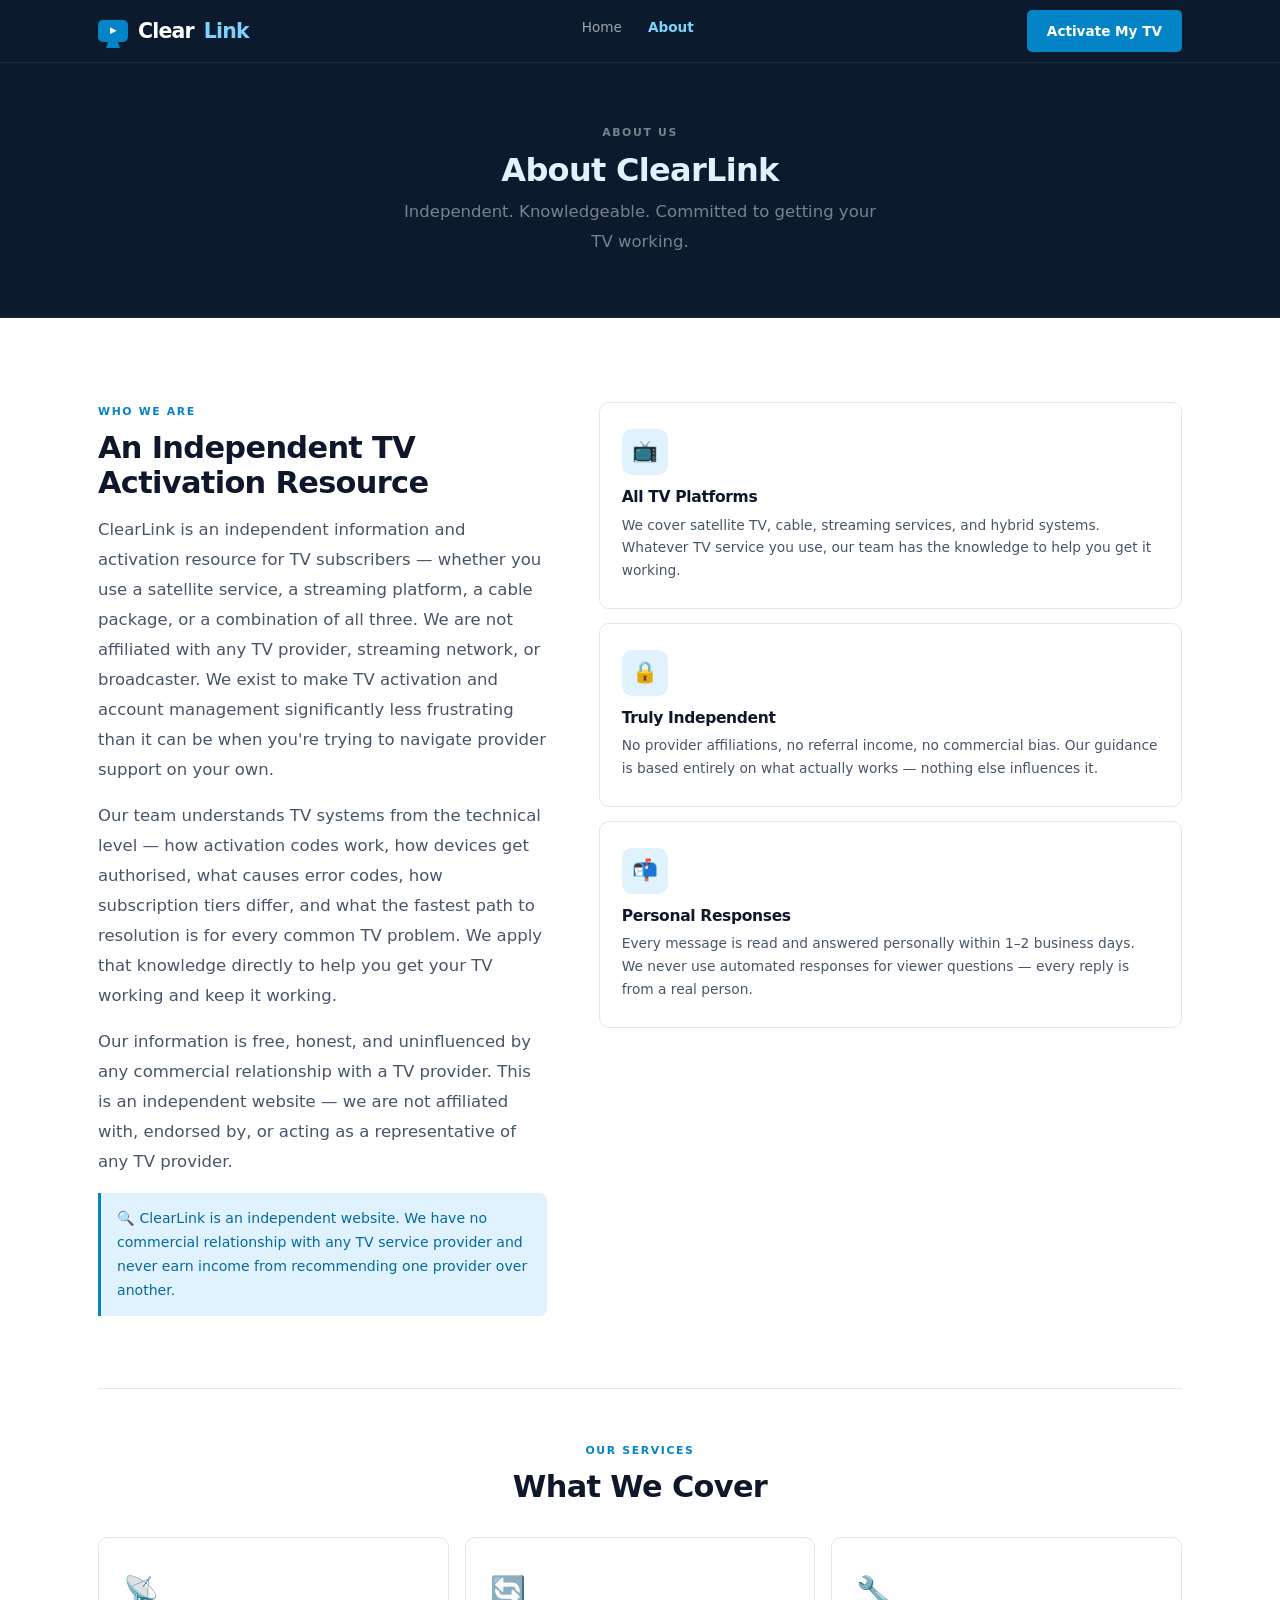
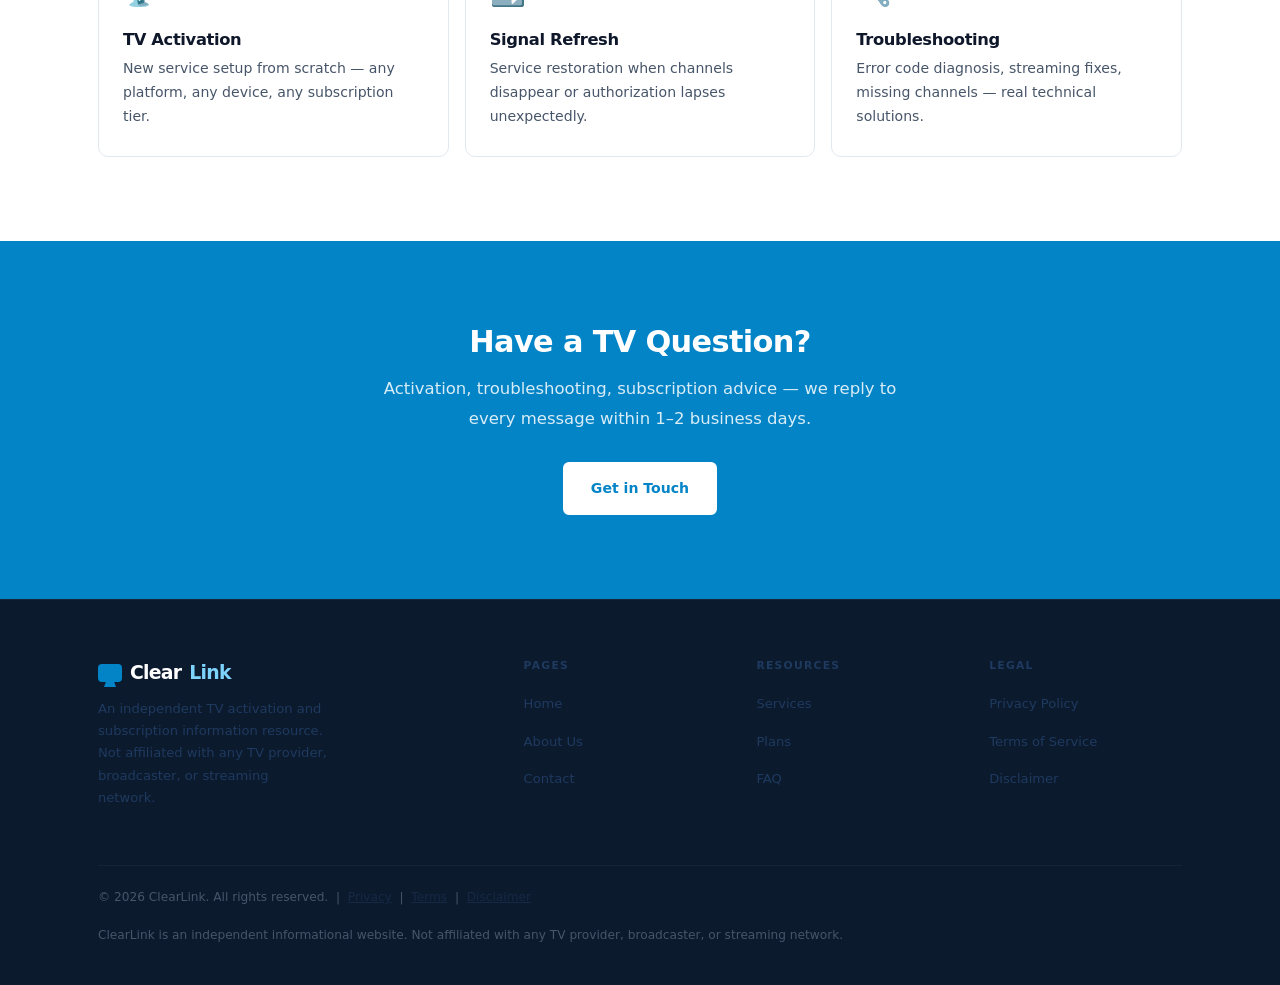
<file: about.html>
<!DOCTYPE html>
<html lang="en">
<head>
<meta charset="UTF-8"/>
<meta name="viewport" content="width=device-width,initial-scale=1.0"/>
<meta name="description" content="About ClearLink — independent TV activation and subscription information resource."/>
<title>About ClearLink | ClearLink</title>
<link rel="stylesheet" href="style.css"/>
</head>
<body><nav class="site-nav" id="nav"><div class="nav-inner"><a href="index.html" class="logo"><div class="logo-icon"></div>Clear<em>Link</em></a><ul class="nav-links"><li><a href="index.html">Home</a></li><li><a href="about.html" class="on">About</a></li></ul><a href="index.html#contact" class="nav-cta">Activate My TV</a><button class="ham" onclick="document.getElementById('mnav').classList.toggle('open')">☰</button></div><div class="mob-nav" id="mnav"><a href="index.html">Home</a><a href="about.html">About</a><a href="index.html#contact">Activate</a><a href="privacy.html">Privacy</a><a href="terms.html">Terms</a><a href="disclaimer.html">Disclaimer</a></div></nav>
<div class="pg-banner"><div class="wrap"><span class="lbl-w">About Us</span><h1>About ClearLink</h1><p>Independent. Knowledgeable. Committed to getting your TV working.</p></div></div>
<section class="sec"><div class="wrap">
  <div class="g-6040" style="margin-bottom:56px;">
    <div>
      <span class="lbl">Who We Are</span>
      <h2 style="margin-bottom:14px;">An Independent TV Activation Resource</h2>
      <p>ClearLink is an independent information and activation resource for TV subscribers — whether you use a satellite service, a streaming platform, a cable package, or a combination of all three. We are not affiliated with any TV provider, streaming network, or broadcaster. We exist to make TV activation and account management significantly less frustrating than it can be when you're trying to navigate provider support on your own.</p>
      <p>Our team understands TV systems from the technical level — how activation codes work, how devices get authorised, what causes error codes, how subscription tiers differ, and what the fastest path to resolution is for every common TV problem. We apply that knowledge directly to help you get your TV working and keep it working.</p>
      <p>Our information is free, honest, and uninfluenced by any commercial relationship with a TV provider. This is an independent website — we are not affiliated with, endorsed by, or acting as a representative of any TV provider.</p>
      <div class="info-box">🔍 ClearLink is an independent website. We have no commercial relationship with any TV service provider and never earn income from recommending one provider over another.</div>
    </div>
    <div>
      <div class="why-card" style="margin-bottom:14px;"><div class="why-icon">📺</div><h4>All TV Platforms</h4><p>We cover satellite TV, cable, streaming services, and hybrid systems. Whatever TV service you use, our team has the knowledge to help you get it working.</p></div>
      <div class="why-card" style="margin-bottom:14px;"><div class="why-icon">🔒</div><h4>Truly Independent</h4><p>No provider affiliations, no referral income, no commercial bias. Our guidance is based entirely on what actually works — nothing else influences it.</p></div>
      <div class="why-card"><div class="why-icon">📬</div><h4>Personal Responses</h4><p>Every message is read and answered personally within 1–2 business days. We never use automated responses for viewer questions — every reply is from a real person.</p></div>
    </div>
  </div>
  <hr class="hr"/>
  <div style="text-align:center;max-width:540px;margin:0 auto 32px;"><span class="lbl">Our Services</span><h2>What We Cover</h2></div>
  <div class="svc-grid" style="gap:16px;">
    <div class="svc-card"><span class="svc-icon">📡</span><h3>TV Activation</h3><p>New service setup from scratch — any platform, any device, any subscription tier.</p></div>
    <div class="svc-card"><span class="svc-icon">🔄</span><h3>Signal Refresh</h3><p>Service restoration when channels disappear or authorization lapses unexpectedly.</p></div>
    <div class="svc-card"><span class="svc-icon">🔧</span><h3>Troubleshooting</h3><p>Error code diagnosis, streaming fixes, missing channels — real technical solutions.</p></div>
  </div>
</div></section>
<div class="cta-band"><div class="wrap-sm"><h2>Have a TV Question?</h2><p>Activation, troubleshooting, subscription advice — we reply to every message within 1–2 business days.</p><a href="index.html#contact" class="btn btn-white">Get in Touch</a></div></div><footer class="site-footer"><div class="wrap"><div class="ft-grid"><div class="ft-brand"><div class="ft-logo"><div class="ft-logo-icon"></div>Clear<em>Link</em></div><p>An independent TV activation and subscription information resource. Not affiliated with any TV provider, broadcaster, or streaming network.</p></div><div class="fc"><h5>Pages</h5><ul><li><a href="index.html">Home</a></li><li><a href="about.html">About Us</a></li><li><a href="index.html#contact">Contact</a></li></ul></div><div class="fc"><h5>Resources</h5><ul><li><a href="index.html#services">Services</a></li><li><a href="index.html#plans">Plans</a></li><li><a href="index.html#faq">FAQ</a></li></ul></div><div class="fc"><h5>Legal</h5><ul><li><a href="privacy.html">Privacy Policy</a></li><li><a href="terms.html">Terms of Service</a></li><li><a href="disclaimer.html">Disclaimer</a></li></ul></div></div><div class="ft-bot"><p>&copy; <span id="yr"></span> ClearLink. All rights reserved. &nbsp;|&nbsp; <a href="privacy.html">Privacy</a> &nbsp;|&nbsp; <a href="terms.html">Terms</a> &nbsp;|&nbsp; <a href="disclaimer.html">Disclaimer</a></p><p style="margin-top:4px;">ClearLink is an independent informational website. Not affiliated with any TV provider, broadcaster, or streaming network.</p></div></div></footer><script>document.getElementById("yr").textContent=new Date().getFullYear();function fq(b){var i=b.closest(".faq-item"),o=i.classList.contains("open");document.querySelectorAll(".faq-item.open").forEach(function(x){x.classList.remove("open");});if(!o)i.classList.add("open");}function sub(){var e=document.querySelector(".fg input[type=email]"),m=document.querySelector(".fg textarea");if(e&&m){if(!e.value.trim()||!m.value.trim()){alert("Please fill all required fields.");return;}window.location.href="thankyou.html";}}</script></body>
</html>
</file>
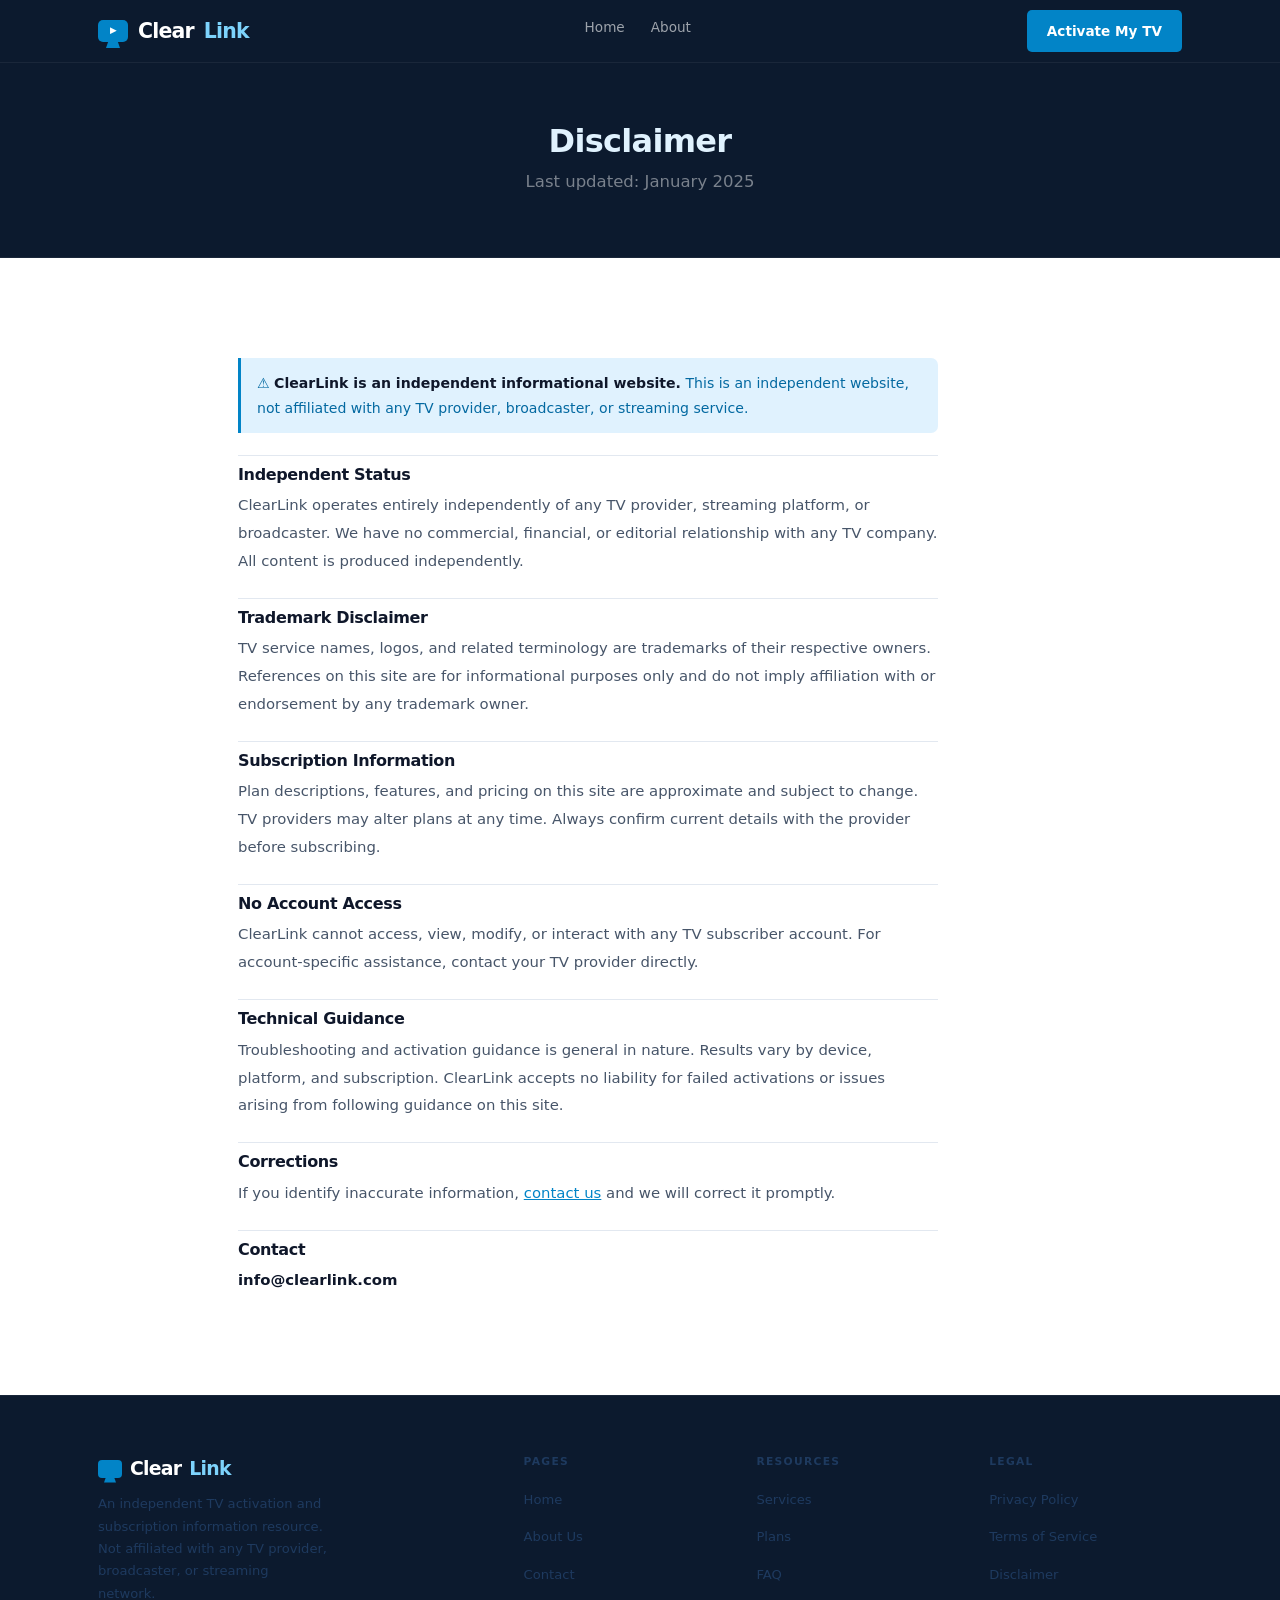
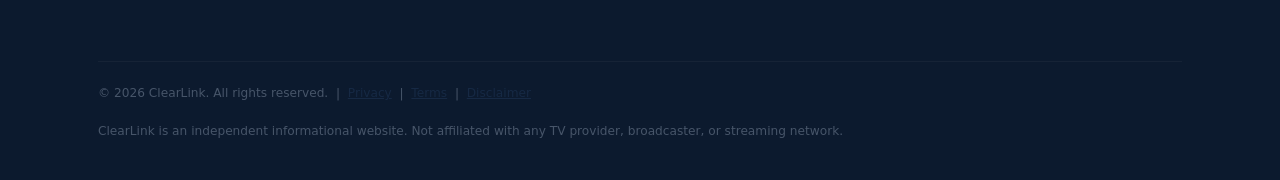
<file: disclaimer.html>
<!DOCTYPE html>
<html lang="en">
<head>
<meta charset="UTF-8"/>
<meta name="viewport" content="width=device-width,initial-scale=1.0"/>
<meta name="description" content="ClearLink — disclaimer."/>
<title>Disclaimer | ClearLink</title>
<link rel="stylesheet" href="style.css"/>
</head>
<body><nav class="site-nav" id="nav"><div class="nav-inner"><a href="index.html" class="logo"><div class="logo-icon"></div>Clear<em>Link</em></a><ul class="nav-links"><li><a href="index.html">Home</a></li><li><a href="about.html">About</a></li></ul><a href="index.html#contact" class="nav-cta">Activate My TV</a><button class="ham" onclick="document.getElementById('mnav').classList.toggle('open')">☰</button></div><div class="mob-nav" id="mnav"><a href="index.html">Home</a><a href="about.html">About</a><a href="index.html#contact">Activate</a><a href="privacy.html">Privacy</a><a href="terms.html">Terms</a><a href="disclaimer.html">Disclaimer</a></div></nav><div class="pg-banner"><div class="wrap"><h1>Disclaimer</h1><p>Last updated: January 2025</p></div></div><section class="sec"><div class="wrap-md"><div style="max-width:700px;"><style>.lb h2{font-size:1rem;margin:22px 0 8px;padding-top:10px;border-top:1px solid var(--border);color:var(--ink);font-weight:700;}.lb h2:first-child{border-top:none;margin-top:0;padding-top:0;}.lb p,.lb ul{font-size:.93rem;color:var(--muted);line-height:1.88;}</style><div class="lb"><div class="info-box">⚠️ <strong>ClearLink is an independent informational website.</strong> This is an independent website, not affiliated with any TV provider, broadcaster, or streaming service.</div><h2>Independent Status</h2><p>ClearLink operates entirely independently of any TV provider, streaming platform, or broadcaster. We have no commercial, financial, or editorial relationship with any TV company. All content is produced independently.</p><h2>Trademark Disclaimer</h2><p>TV service names, logos, and related terminology are trademarks of their respective owners. References on this site are for informational purposes only and do not imply affiliation with or endorsement by any trademark owner.</p><h2>Subscription Information</h2><p>Plan descriptions, features, and pricing on this site are approximate and subject to change. TV providers may alter plans at any time. Always confirm current details with the provider before subscribing.</p><h2>No Account Access</h2><p>ClearLink cannot access, view, modify, or interact with any TV subscriber account. For account-specific assistance, contact your TV provider directly.</p><h2>Technical Guidance</h2><p>Troubleshooting and activation guidance is general in nature. Results vary by device, platform, and subscription. ClearLink accepts no liability for failed activations or issues arising from following guidance on this site.</p><h2>Corrections</h2><p>If you identify inaccurate information, <a href="index.html#contact">contact us</a> and we will correct it promptly.</p><h2>Contact</h2><p><strong>info@clearlink.com</strong></p></div></div></div></section><footer class="site-footer"><div class="wrap"><div class="ft-grid"><div class="ft-brand"><div class="ft-logo"><div class="ft-logo-icon"></div>Clear<em>Link</em></div><p>An independent TV activation and subscription information resource. Not affiliated with any TV provider, broadcaster, or streaming network.</p></div><div class="fc"><h5>Pages</h5><ul><li><a href="index.html">Home</a></li><li><a href="about.html">About Us</a></li><li><a href="index.html#contact">Contact</a></li></ul></div><div class="fc"><h5>Resources</h5><ul><li><a href="index.html#services">Services</a></li><li><a href="index.html#plans">Plans</a></li><li><a href="index.html#faq">FAQ</a></li></ul></div><div class="fc"><h5>Legal</h5><ul><li><a href="privacy.html">Privacy Policy</a></li><li><a href="terms.html">Terms of Service</a></li><li><a href="disclaimer.html">Disclaimer</a></li></ul></div></div><div class="ft-bot"><p>&copy; <span id="yr"></span> ClearLink. All rights reserved. &nbsp;|&nbsp; <a href="privacy.html">Privacy</a> &nbsp;|&nbsp; <a href="terms.html">Terms</a> &nbsp;|&nbsp; <a href="disclaimer.html">Disclaimer</a></p><p style="margin-top:4px;">ClearLink is an independent informational website. Not affiliated with any TV provider, broadcaster, or streaming network.</p></div></div></footer><script>document.getElementById("yr").textContent=new Date().getFullYear();function fq(b){var i=b.closest(".faq-item"),o=i.classList.contains("open");document.querySelectorAll(".faq-item.open").forEach(function(x){x.classList.remove("open");});if(!o)i.classList.add("open");}function sub(){var e=document.querySelector(".fg input[type=email]"),m=document.querySelector(".fg textarea");if(e&&m){if(!e.value.trim()||!m.value.trim()){alert("Please fill all required fields.");return;}window.location.href="thankyou.html";}}</script></body>
</html>
</file>
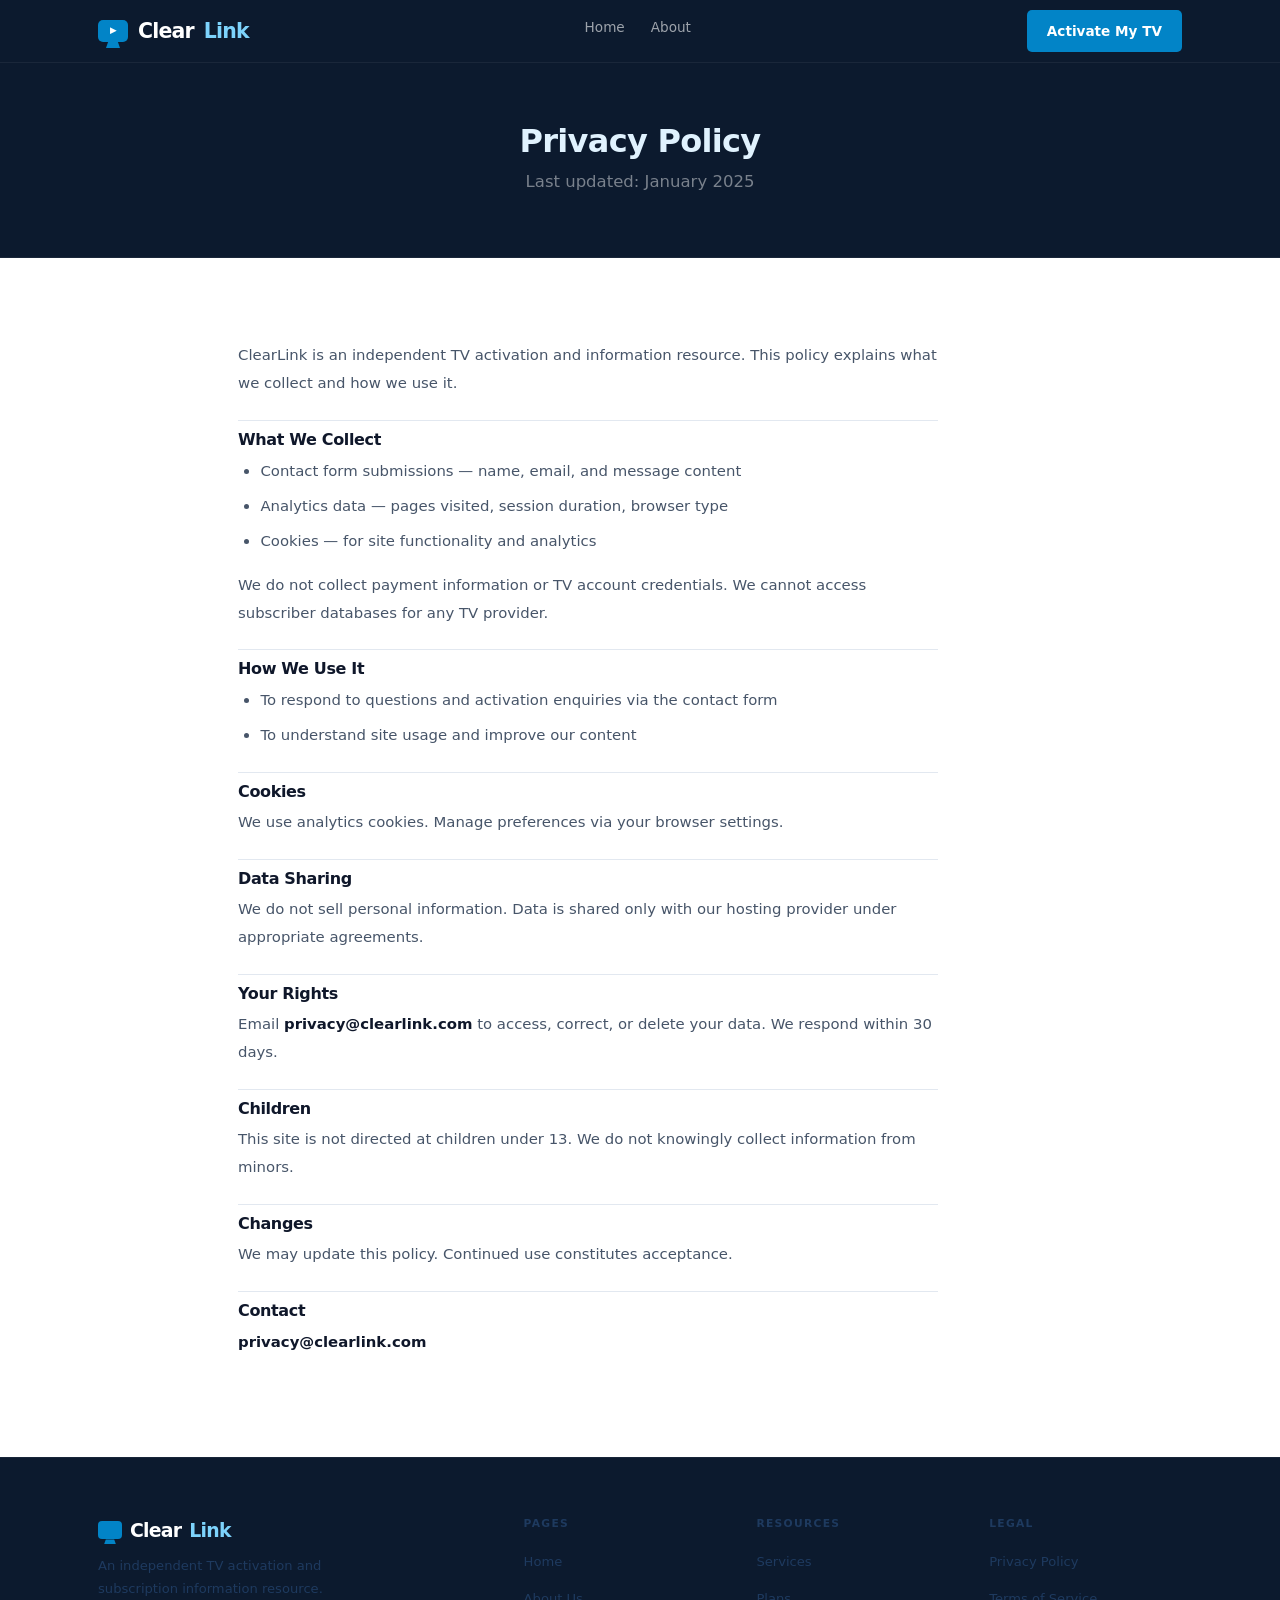
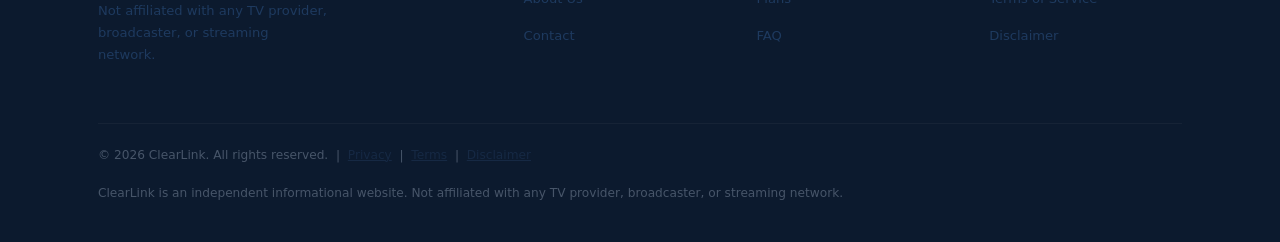
<file: privacy.html>
<!DOCTYPE html>
<html lang="en">
<head>
<meta charset="UTF-8"/>
<meta name="viewport" content="width=device-width,initial-scale=1.0"/>
<meta name="description" content="ClearLink — privacy policy."/>
<title>Privacy Policy | ClearLink</title>
<link rel="stylesheet" href="style.css"/>
</head>
<body><nav class="site-nav" id="nav"><div class="nav-inner"><a href="index.html" class="logo"><div class="logo-icon"></div>Clear<em>Link</em></a><ul class="nav-links"><li><a href="index.html">Home</a></li><li><a href="about.html">About</a></li></ul><a href="index.html#contact" class="nav-cta">Activate My TV</a><button class="ham" onclick="document.getElementById('mnav').classList.toggle('open')">☰</button></div><div class="mob-nav" id="mnav"><a href="index.html">Home</a><a href="about.html">About</a><a href="index.html#contact">Activate</a><a href="privacy.html">Privacy</a><a href="terms.html">Terms</a><a href="disclaimer.html">Disclaimer</a></div></nav><div class="pg-banner"><div class="wrap"><h1>Privacy Policy</h1><p>Last updated: January 2025</p></div></div><section class="sec"><div class="wrap-md"><div style="max-width:700px;"><style>.lb h2{font-size:1rem;margin:22px 0 8px;padding-top:10px;border-top:1px solid var(--border);color:var(--ink);font-weight:700;}.lb h2:first-child{border-top:none;margin-top:0;padding-top:0;}.lb p,.lb ul{font-size:.93rem;color:var(--muted);line-height:1.88;}</style><div class="lb"><p>ClearLink is an independent TV activation and information resource. This policy explains what we collect and how we use it.</p><h2>What We Collect</h2><ul><li>Contact form submissions — name, email, and message content</li><li>Analytics data — pages visited, session duration, browser type</li><li>Cookies — for site functionality and analytics</li></ul><p>We do not collect payment information or TV account credentials. We cannot access subscriber databases for any TV provider.</p><h2>How We Use It</h2><ul><li>To respond to questions and activation enquiries via the contact form</li><li>To understand site usage and improve our content</li></ul><h2>Cookies</h2><p>We use analytics cookies. Manage preferences via your browser settings.</p><h2>Data Sharing</h2><p>We do not sell personal information. Data is shared only with our hosting provider under appropriate agreements.</p><h2>Your Rights</h2><p>Email <strong>privacy@clearlink.com</strong> to access, correct, or delete your data. We respond within 30 days.</p><h2>Children</h2><p>This site is not directed at children under 13. We do not knowingly collect information from minors.</p><h2>Changes</h2><p>We may update this policy. Continued use constitutes acceptance.</p><h2>Contact</h2><p><strong>privacy@clearlink.com</strong></p></div></div></div></section><footer class="site-footer"><div class="wrap"><div class="ft-grid"><div class="ft-brand"><div class="ft-logo"><div class="ft-logo-icon"></div>Clear<em>Link</em></div><p>An independent TV activation and subscription information resource. Not affiliated with any TV provider, broadcaster, or streaming network.</p></div><div class="fc"><h5>Pages</h5><ul><li><a href="index.html">Home</a></li><li><a href="about.html">About Us</a></li><li><a href="index.html#contact">Contact</a></li></ul></div><div class="fc"><h5>Resources</h5><ul><li><a href="index.html#services">Services</a></li><li><a href="index.html#plans">Plans</a></li><li><a href="index.html#faq">FAQ</a></li></ul></div><div class="fc"><h5>Legal</h5><ul><li><a href="privacy.html">Privacy Policy</a></li><li><a href="terms.html">Terms of Service</a></li><li><a href="disclaimer.html">Disclaimer</a></li></ul></div></div><div class="ft-bot"><p>&copy; <span id="yr"></span> ClearLink. All rights reserved. &nbsp;|&nbsp; <a href="privacy.html">Privacy</a> &nbsp;|&nbsp; <a href="terms.html">Terms</a> &nbsp;|&nbsp; <a href="disclaimer.html">Disclaimer</a></p><p style="margin-top:4px;">ClearLink is an independent informational website. Not affiliated with any TV provider, broadcaster, or streaming network.</p></div></div></footer><script>document.getElementById("yr").textContent=new Date().getFullYear();function fq(b){var i=b.closest(".faq-item"),o=i.classList.contains("open");document.querySelectorAll(".faq-item.open").forEach(function(x){x.classList.remove("open");});if(!o)i.classList.add("open");}function sub(){var e=document.querySelector(".fg input[type=email]"),m=document.querySelector(".fg textarea");if(e&&m){if(!e.value.trim()||!m.value.trim()){alert("Please fill all required fields.");return;}window.location.href="thankyou.html";}}</script></body>
</html>
</file>
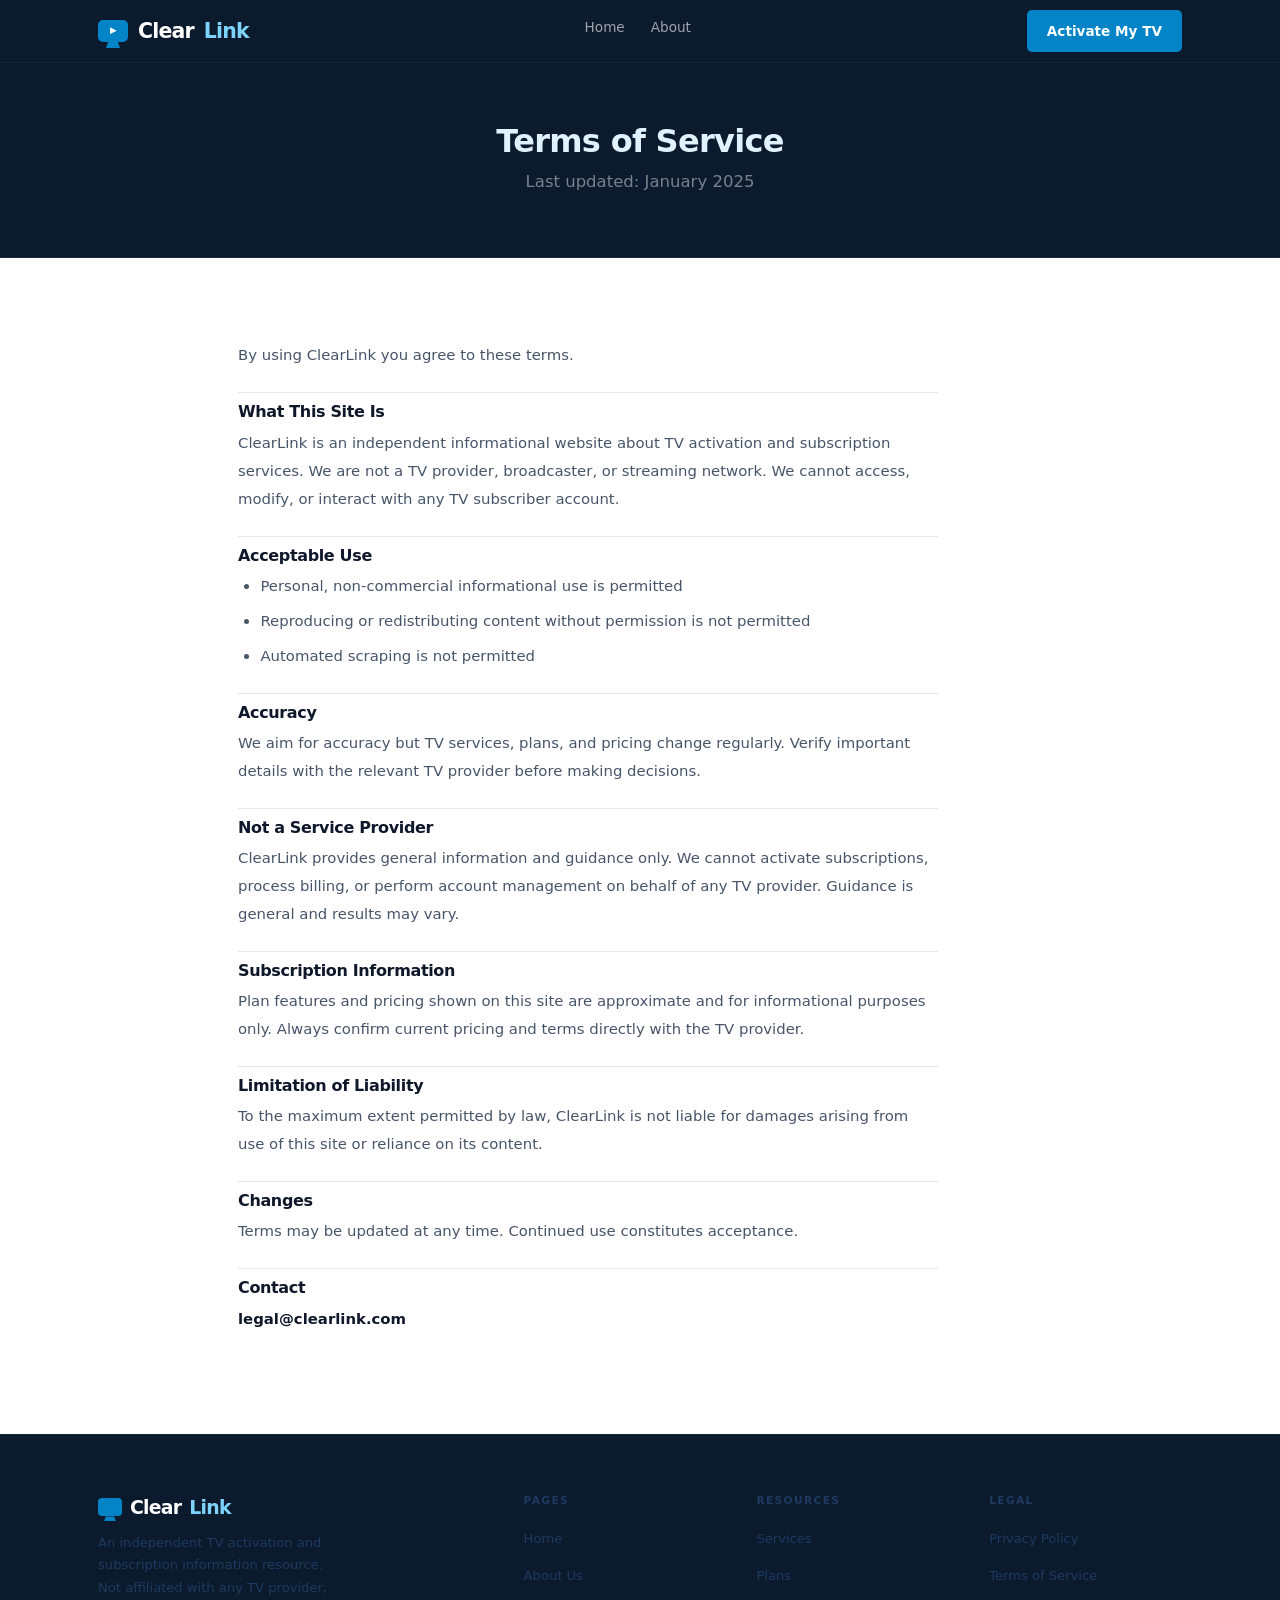
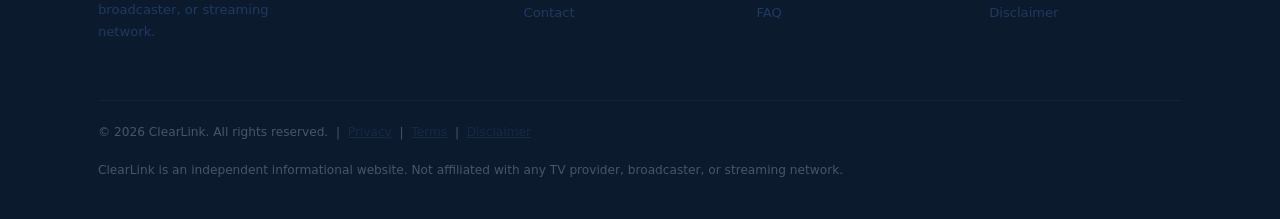
<file: terms.html>
<!DOCTYPE html>
<html lang="en">
<head>
<meta charset="UTF-8"/>
<meta name="viewport" content="width=device-width,initial-scale=1.0"/>
<meta name="description" content="ClearLink — terms of service."/>
<title>Terms of Service | ClearLink</title>
<link rel="stylesheet" href="style.css"/>
</head>
<body><nav class="site-nav" id="nav"><div class="nav-inner"><a href="index.html" class="logo"><div class="logo-icon"></div>Clear<em>Link</em></a><ul class="nav-links"><li><a href="index.html">Home</a></li><li><a href="about.html">About</a></li></ul><a href="index.html#contact" class="nav-cta">Activate My TV</a><button class="ham" onclick="document.getElementById('mnav').classList.toggle('open')">☰</button></div><div class="mob-nav" id="mnav"><a href="index.html">Home</a><a href="about.html">About</a><a href="index.html#contact">Activate</a><a href="privacy.html">Privacy</a><a href="terms.html">Terms</a><a href="disclaimer.html">Disclaimer</a></div></nav><div class="pg-banner"><div class="wrap"><h1>Terms of Service</h1><p>Last updated: January 2025</p></div></div><section class="sec"><div class="wrap-md"><div style="max-width:700px;"><style>.lb h2{font-size:1rem;margin:22px 0 8px;padding-top:10px;border-top:1px solid var(--border);color:var(--ink);font-weight:700;}.lb h2:first-child{border-top:none;margin-top:0;padding-top:0;}.lb p,.lb ul{font-size:.93rem;color:var(--muted);line-height:1.88;}</style><div class="lb"><p>By using ClearLink you agree to these terms.</p><h2>What This Site Is</h2><p>ClearLink is an independent informational website about TV activation and subscription services. We are not a TV provider, broadcaster, or streaming network. We cannot access, modify, or interact with any TV subscriber account.</p><h2>Acceptable Use</h2><ul><li>Personal, non-commercial informational use is permitted</li><li>Reproducing or redistributing content without permission is not permitted</li><li>Automated scraping is not permitted</li></ul><h2>Accuracy</h2><p>We aim for accuracy but TV services, plans, and pricing change regularly. Verify important details with the relevant TV provider before making decisions.</p><h2>Not a Service Provider</h2><p>ClearLink provides general information and guidance only. We cannot activate subscriptions, process billing, or perform account management on behalf of any TV provider. Guidance is general and results may vary.</p><h2>Subscription Information</h2><p>Plan features and pricing shown on this site are approximate and for informational purposes only. Always confirm current pricing and terms directly with the TV provider.</p><h2>Limitation of Liability</h2><p>To the maximum extent permitted by law, ClearLink is not liable for damages arising from use of this site or reliance on its content.</p><h2>Changes</h2><p>Terms may be updated at any time. Continued use constitutes acceptance.</p><h2>Contact</h2><p><strong>legal@clearlink.com</strong></p></div></div></div></section><footer class="site-footer"><div class="wrap"><div class="ft-grid"><div class="ft-brand"><div class="ft-logo"><div class="ft-logo-icon"></div>Clear<em>Link</em></div><p>An independent TV activation and subscription information resource. Not affiliated with any TV provider, broadcaster, or streaming network.</p></div><div class="fc"><h5>Pages</h5><ul><li><a href="index.html">Home</a></li><li><a href="about.html">About Us</a></li><li><a href="index.html#contact">Contact</a></li></ul></div><div class="fc"><h5>Resources</h5><ul><li><a href="index.html#services">Services</a></li><li><a href="index.html#plans">Plans</a></li><li><a href="index.html#faq">FAQ</a></li></ul></div><div class="fc"><h5>Legal</h5><ul><li><a href="privacy.html">Privacy Policy</a></li><li><a href="terms.html">Terms of Service</a></li><li><a href="disclaimer.html">Disclaimer</a></li></ul></div></div><div class="ft-bot"><p>&copy; <span id="yr"></span> ClearLink. All rights reserved. &nbsp;|&nbsp; <a href="privacy.html">Privacy</a> &nbsp;|&nbsp; <a href="terms.html">Terms</a> &nbsp;|&nbsp; <a href="disclaimer.html">Disclaimer</a></p><p style="margin-top:4px;">ClearLink is an independent informational website. Not affiliated with any TV provider, broadcaster, or streaming network.</p></div></div></footer><script>document.getElementById("yr").textContent=new Date().getFullYear();function fq(b){var i=b.closest(".faq-item"),o=i.classList.contains("open");document.querySelectorAll(".faq-item.open").forEach(function(x){x.classList.remove("open");});if(!o)i.classList.add("open");}function sub(){var e=document.querySelector(".fg input[type=email]"),m=document.querySelector(".fg textarea");if(e&&m){if(!e.value.trim()||!m.value.trim()){alert("Please fill all required fields.");return;}window.location.href="thankyou.html";}}</script></body>
</html>
</file>
<file: style.css>
/* ═══════════════════════════════════════════════════════
   ClearLink — TV Activation Resource
   Accent: #0284c7 sky blue  · White body  · Dark #0c1a2e
   Different from StreamPro: vertical timeline, plan cards,
   service grid (not tabs), split hero (not channel guide)
═══════════════════════════════════════════════════════ */
*,*::before,*::after{box-sizing:border-box;margin:0;padding:0;}
html{scroll-behavior:smooth;overflow-x:hidden;}
:root{
  --bg:      #ffffff;
  --bg-alt:  #f0f7ff;
  --bg-soft: #e0f0fb;
  --dark:    #0c1a2e;
  --navy:    #102a47;
  --ink:     #0f172a;
  --text:    #1e293b;
  --muted:   #475569;
  --light:   #94a3b8;
  --accent:  #0284c7;
  --acc-dk:  #0369a1;
  --acc-lt:  #e0f2fe;
  --acc-glow:rgba(2,132,199,.25);
  --border:  #e2e8f0;
  --bdk:     #cbd5e1;
  --success: #16a34a;
  --shadow:  0 4px 20px rgba(2,132,199,.1);
  --shadow-lg:0 16px 48px rgba(2,132,199,.18);
}
body{font-family:system-ui,-apple-system,'Segoe UI',sans-serif;font-size:16.5px;line-height:1.78;color:var(--text);background:var(--bg);-webkit-font-smoothing:antialiased;overflow-x:hidden;}
img{display:block;max-width:100%;height:auto;}
a{color:var(--accent);}a:hover{color:var(--acc-dk);}
h1,h2,h3,h4{font-weight:800;line-height:1.14;color:var(--ink);letter-spacing:-.022em;}
h1{font-size:2.7rem;}h2{font-size:1.9rem;}h3{font-size:1.12rem;}h4{font-size:.96rem;}
p{color:var(--muted);margin-bottom:1rem;line-height:1.82;}
ul,ol{padding-left:1.4rem;color:var(--muted);margin-bottom:1rem;}li{margin-bottom:.44rem;}
strong{color:var(--ink);font-weight:600;}
.wrap{max-width:1140px;margin:0 auto;padding:0 28px;}
.wrap-md{max-width:860px;margin:0 auto;padding:0 28px;}
.wrap-sm{max-width:640px;margin:0 auto;padding:0 28px;}

/* ── NAV ──────────────────────────────────────────────── */
.site-nav{position:sticky;top:0;z-index:300;background:var(--dark);border-bottom:1px solid rgba(255,255,255,.06);}
.nav-inner{display:flex;align-items:center;justify-content:space-between;height:62px;gap:14px;max-width:1140px;margin:0 auto;padding:0 28px;}
.logo{font-size:1.28rem;font-weight:900;letter-spacing:-.04em;color:#fff;text-decoration:none;display:flex;align-items:center;gap:10px;flex-shrink:0;}
.logo-icon{width:30px;height:22px;background:var(--accent);border-radius:5px;position:relative;display:flex;align-items:center;justify-content:center;flex-shrink:0;}
.logo-icon::before{content:'';position:absolute;bottom:-6px;left:50%;transform:translateX(-50%);width:14px;height:6px;background:var(--accent);clip-path:polygon(15% 0,85% 0,100% 100%,0 100%);}
.logo-icon::after{content:'▶';font-size:.55rem;color:#fff;}
.logo em{font-style:normal;color:#7dd3fc;}
.logo:hover{text-decoration:none;}
.nav-links{display:flex;list-style:none;gap:2px;padding:0;margin:0;}
.nav-links a{font-size:.85rem;font-weight:500;color:rgba(255,255,255,.6);padding:7px 12px;border-radius:5px;text-decoration:none;display:block;transition:color .13s,background .13s;}
.nav-links a:hover{color:#fff;background:rgba(255,255,255,.08);}
.nav-links a.on{color:#7dd3fc;font-weight:700;}
.nav-cta{font-size:.85rem;font-weight:700;background:var(--accent);color:#fff;padding:9px 20px;border-radius:5px;text-decoration:none;white-space:nowrap;transition:background .13s;}
.nav-cta:hover{background:var(--acc-dk);color:#fff;text-decoration:none;}
.ham{display:none;background:none;border:1.5px solid rgba(255,255,255,.2);border-radius:5px;padding:7px 11px;cursor:pointer;font-size:1rem;color:#fff;}
.mob-nav{display:none;flex-direction:column;background:var(--navy);border-top:1px solid rgba(255,255,255,.08);padding:10px 20px 16px;gap:4px;position:absolute;top:62px;left:0;right:0;z-index:400;box-shadow:0 8px 24px rgba(0,0,0,.4);}
.mob-nav.open{display:flex;}
.mob-nav a{display:block;padding:11px 14px;font-size:.9rem;color:rgba(255,255,255,.7);text-decoration:none;border-radius:5px;font-weight:500;}
.mob-nav a:hover{background:rgba(255,255,255,.08);color:#fff;}

/* ── HERO — full-width dark, left text + right CSS TV activation screen ── */
.hero{background:var(--dark);min-height:520px;display:grid;grid-template-columns:1fr 1fr;align-items:center;gap:0;overflow:hidden;position:relative;}
.hero::before{content:'';position:absolute;top:-200px;right:-100px;width:700px;height:700px;background:radial-gradient(circle,rgba(2,132,199,.12) 0%,transparent 65%);pointer-events:none;}
.hero-left{padding:72px 0 72px 28px;max-width:540px;margin-left:auto;position:relative;z-index:2;}
.hero-badge{display:inline-flex;align-items:center;gap:7px;background:rgba(2,132,199,.18);border:1px solid rgba(2,132,199,.4);border-radius:5px;padding:5px 13px;font-size:.72rem;font-weight:700;text-transform:uppercase;letter-spacing:.12em;color:#7dd3fc;margin-bottom:20px;}
.badge-pulse{width:7px;height:7px;border-radius:50%;background:var(--success);animation:pulse 2s infinite;}
@keyframes pulse{0%,100%{opacity:1;transform:scale(1);}50%{opacity:.5;transform:scale(.8);}}
.hero-left h1{color:#fff;font-size:3rem;margin-bottom:18px;line-height:1.08;}
.hero-left h1 em{font-style:normal;color:#7dd3fc;}
.hero-sub{color:rgba(255,255,255,.6);font-size:1.03rem;max-width:420px;margin-bottom:28px;line-height:1.76;}
.hero-btns{display:flex;gap:10px;flex-wrap:wrap;margin-bottom:30px;}
.hero-stats{display:flex;gap:24px;flex-wrap:wrap;padding-top:22px;border-top:1px solid rgba(255,255,255,.1);}
.hstat{font-size:.8rem;color:rgba(255,255,255,.45);}
.hstat strong{display:block;font-size:1.2rem;font-weight:900;color:#7dd3fc;letter-spacing:-.03em;}

/* CSS TV activation animation — different from StreamPro channel guide */
.hero-right{display:flex;align-items:center;justify-content:center;padding:40px 28px 40px 0;position:relative;z-index:2;}
.act-screen{width:100%;max-width:380px;background:#0a1628;border-radius:12px;overflow:hidden;border:1px solid rgba(2,132,199,.25);box-shadow:0 0 60px rgba(2,132,199,.15),var(--shadow-lg);}
.act-bar{background:var(--accent);padding:10px 16px;display:flex;align-items:center;justify-content:space-between;}
.act-bar-title{font-size:.75rem;font-weight:700;color:#fff;text-transform:uppercase;letter-spacing:.1em;}
.act-bar-dot{width:8px;height:8px;border-radius:50%;background:#7dd3fc;animation:pulse 1.5s infinite;}
.act-body{padding:22px 20px;}
.act-step-row{display:flex;align-items:center;gap:10px;margin-bottom:14px;}
.act-step-num{width:24px;height:24px;border-radius:50%;background:var(--accent);color:#fff;font-size:.72rem;font-weight:800;display:flex;align-items:center;justify-content:center;flex-shrink:0;}
.act-step-text{font-size:.78rem;color:rgba(255,255,255,.7);}
.act-step-text strong{color:#fff;}
.act-code-box{background:rgba(2,132,199,.12);border:2px solid rgba(2,132,199,.4);border-radius:7px;padding:12px 16px;text-align:center;margin:14px 0;}
.act-code{font-size:1.6rem;font-family:'Courier New',monospace;font-weight:900;color:#7dd3fc;letter-spacing:.25em;}
.act-code-label{font-size:.68rem;color:rgba(255,255,255,.35);margin-top:4px;text-transform:uppercase;letter-spacing:.1em;}
.act-progress{margin:14px 0 10px;}
.act-progress-label{display:flex;justify-content:space-between;font-size:.7rem;color:rgba(255,255,255,.4);margin-bottom:6px;}
.act-bar-track{height:6px;background:rgba(255,255,255,.1);border-radius:3px;overflow:hidden;}
.act-bar-fill{height:100%;border-radius:3px;background:linear-gradient(90deg,var(--accent),#38bdf8);animation:fill 3s ease-in-out infinite;}
@keyframes fill{0%{width:5%;}70%{width:92%;}80%{width:92%;}100%{width:5%;}}
.act-status{display:flex;align-items:center;gap:7px;font-size:.76rem;color:rgba(255,255,255,.5);margin-top:10px;}
.act-status-dot{width:7px;height:7px;border-radius:50%;background:var(--success);flex-shrink:0;animation:pulse 2s infinite;}
.act-footer{background:rgba(255,255,255,.04);border-top:1px solid rgba(255,255,255,.08);padding:10px 20px;display:flex;justify-content:space-between;align-items:center;}
.act-footer-txt{font-size:.7rem;color:rgba(255,255,255,.3);}
.act-footer-badge{font-size:.68rem;font-weight:700;color:#7dd3fc;background:rgba(2,132,199,.15);padding:3px 9px;border-radius:4px;}

/* ── Buttons ─────────────────────────────────────────── */
.btn{display:inline-flex;align-items:center;gap:7px;padding:12px 26px;font-size:.88rem;font-weight:700;text-decoration:none;border-radius:6px;border:2px solid transparent;transition:all .15s;cursor:pointer;}
.btn-blue{background:var(--accent);color:#fff;border-color:var(--accent);}
.btn-blue:hover{background:var(--acc-dk);border-color:var(--acc-dk);color:#fff;text-decoration:none;}
.btn-outline{background:transparent;border-color:rgba(255,255,255,.35);color:rgba(255,255,255,.85);}
.btn-outline:hover{border-color:#fff;color:#fff;text-decoration:none;}
.btn-outline-dk{background:transparent;border-color:var(--bdk);color:var(--ink);}
.btn-outline-dk:hover{border-color:var(--accent);color:var(--accent);text-decoration:none;}
.btn-white{background:#fff;color:var(--accent);border-color:#fff;}
.btn-white:hover{background:var(--acc-lt);text-decoration:none;}

/* label */
.lbl{font-size:.68rem;font-weight:700;text-transform:uppercase;letter-spacing:.15em;color:var(--accent);display:block;margin-bottom:10px;}
.lbl-w{font-size:.68rem;font-weight:700;text-transform:uppercase;letter-spacing:.15em;color:rgba(255,255,255,.45);display:block;margin-bottom:10px;}

/* ── TRUST STRIP ─────────────────────────────────────── */
.trust-strip{background:var(--navy);border-bottom:1px solid rgba(255,255,255,.06);}
.trust-inner{display:grid;grid-template-columns:repeat(4,1fr);max-width:1140px;margin:0 auto;}
.trust-cell{padding:22px 18px;text-align:center;border-right:1px solid rgba(255,255,255,.06);}
.trust-cell:last-child{border-right:none;}
.trust-n{font-size:1.9rem;font-weight:900;color:var(--accent);letter-spacing:-.04em;display:block;line-height:1;}
.trust-l{font-size:.7rem;color:rgba(255,255,255,.35);text-transform:uppercase;letter-spacing:.07em;margin-top:5px;display:block;}

/* ── Sections ─────────────────────────────────────────── */
.sec{padding:84px 0;}
.sec-alt{padding:84px 0;background:var(--bg-alt);}
.sec-dark{padding:84px 0;background:var(--dark);}
.sec-dark h2,.sec-dark h3{color:#e0f2fe;}
.sec-dark p{color:rgba(255,255,255,.45);}
.sec-dark strong{color:#bae6fd;}

/* ── SERVICE CARDS — 2×3 grid (not tabs like StreamPro) ── */
.svc-grid{display:grid;grid-template-columns:repeat(3,1fr);gap:20px;}
.svc-card{background:var(--bg);border:1.5px solid var(--border);border-radius:10px;padding:28px 24px;transition:border-color .15s,box-shadow .15s,transform .15s;position:relative;overflow:hidden;}
.svc-card::before{content:'';position:absolute;left:0;top:0;bottom:0;width:4px;background:var(--accent);transform:scaleY(0);transform-origin:bottom;transition:transform .25s;}
.svc-card:hover{border-color:var(--accent);box-shadow:var(--shadow);transform:translateY(-2px);}
.svc-card:hover::before{transform:scaleY(1);}
.svc-icon{font-size:1.8rem;margin-bottom:14px;display:block;}
.svc-card h3{margin-bottom:8px;font-size:1.02rem;}
.svc-card p{font-size:.88rem;margin:0;line-height:1.68;}
.svc-tag{display:inline-block;margin-top:12px;font-size:.68rem;font-weight:700;text-transform:uppercase;letter-spacing:.08em;color:var(--accent);background:var(--acc-lt);padding:3px 8px;border-radius:3px;}

/* ── VERTICAL TIMELINE — how it works (not horizontal cards) ── */
.timeline{position:relative;padding-left:52px;}
.timeline::before{content:'';position:absolute;left:19px;top:8px;bottom:8px;width:2px;background:linear-gradient(to bottom,var(--accent),rgba(2,132,199,.15));}
.tl-item{position:relative;margin-bottom:40px;}
.tl-item:last-child{margin-bottom:0;}
.tl-num{position:absolute;left:-52px;top:0;width:38px;height:38px;border-radius:50%;background:var(--accent);color:#fff;font-size:.95rem;font-weight:900;display:flex;align-items:center;justify-content:center;border:3px solid var(--bg);}
.tl-item h4{font-size:1.05rem;margin-bottom:8px;color:var(--ink);}
.tl-item p{font-size:.92rem;color:var(--muted);margin:0;line-height:1.76;}

/* ── PLAN CARDS — 3 col (not comparison table like StreamPro) ── */
.plan-grid{display:grid;grid-template-columns:repeat(3,1fr);gap:20px;}
.plan-card{background:var(--bg);border:1.5px solid var(--border);border-radius:12px;overflow:hidden;transition:box-shadow .18s,border-color .18s;}
.plan-card:hover{box-shadow:var(--shadow-lg);border-color:var(--accent);}
.plan-card.featured{border-color:var(--accent);box-shadow:var(--shadow);}
.plan-top{padding:24px 24px 18px;border-bottom:1px solid var(--border);}
.plan-card.featured .plan-top{background:var(--accent);}
.plan-badge{display:inline-block;font-size:.65rem;font-weight:800;text-transform:uppercase;letter-spacing:.1em;background:#fef9c3;color:#854d0e;padding:3px 9px;border-radius:4px;margin-bottom:10px;}
.plan-name{font-size:1.15rem;font-weight:800;color:var(--ink);margin-bottom:4px;}
.plan-card.featured .plan-name{color:#fff;}
.plan-sub{font-size:.82rem;color:var(--muted);}
.plan-card.featured .plan-sub{color:rgba(255,255,255,.75);}
.plan-body{padding:22px 24px;}
.plan-feat-list{list-style:none;padding:0;margin-bottom:20px;}
.plan-feat-list li{display:flex;gap:9px;align-items:flex-start;font-size:.88rem;color:var(--muted);padding:7px 0;border-bottom:1px solid var(--border);}
.plan-feat-list li:last-child{border-bottom:none;}
.plan-feat-list li::before{content:'✓';color:var(--accent);font-weight:800;flex-shrink:0;}
.plan-feat-list li.no::before{content:'—';color:var(--border);}
.plan-cta{display:block;width:100%;padding:12px;text-align:center;border-radius:7px;font-size:.9rem;font-weight:700;text-decoration:none;transition:all .15s;}
.plan-card:not(.featured) .plan-cta{background:transparent;border:1.5px solid var(--accent);color:var(--accent);}
.plan-card:not(.featured) .plan-cta:hover{background:var(--accent);color:#fff;}
.plan-card.featured .plan-cta{background:var(--accent);color:#fff;border:1.5px solid var(--accent);}
.plan-card.featured .plan-cta:hover{background:var(--acc-dk);}
.plan-note{font-size:.72rem;color:var(--light);text-align:center;margin-top:8px;}

/* ── DEVICE SCROLL STRIP (horizontal, not dark grid) ── */
.device-strip{display:flex;gap:14px;overflow-x:auto;padding-bottom:8px;scrollbar-width:thin;scrollbar-color:var(--border) transparent;}
.device-strip::-webkit-scrollbar{height:4px;}
.device-strip::-webkit-scrollbar-thumb{background:var(--border);border-radius:2px;}
.device-tile{flex-shrink:0;width:130px;background:var(--bg);border:1.5px solid var(--border);border-radius:10px;padding:18px 14px;text-align:center;transition:border-color .15s,box-shadow .15s;}
.device-tile:hover{border-color:var(--accent);box-shadow:var(--shadow);}
.device-icon{font-size:2rem;display:block;margin-bottom:8px;}
.device-name{font-size:.84rem;font-weight:700;color:var(--ink);margin-bottom:3px;}
.device-sub{font-size:.7rem;color:var(--muted);}

/* ── Why us ──────────────────────────────────────────── */
.why-grid{display:grid;grid-template-columns:repeat(3,1fr);gap:18px;}
.why-card{background:var(--bg);border:1.5px solid var(--border);border-radius:10px;padding:26px 22px;transition:border-color .15s,box-shadow .15s;}
.why-card:hover{border-color:var(--accent);box-shadow:var(--shadow);}
.why-icon{width:46px;height:46px;border-radius:10px;background:var(--acc-lt);display:flex;align-items:center;justify-content:center;font-size:1.3rem;margin-bottom:14px;}
.why-card h4{margin-bottom:7px;font-size:.97rem;}
.why-card p{font-size:.86rem;margin:0;line-height:1.65;}

/* ── Testimonials ────────────────────────────────────── */
.testi-grid{display:grid;grid-template-columns:repeat(3,1fr);gap:18px;}
.testi-card{background:var(--bg-alt);border:1.5px solid var(--border);border-radius:10px;padding:26px 22px;position:relative;}
.testi-card::after{content:'"';position:absolute;top:14px;right:18px;font-size:4rem;line-height:1;color:var(--border);font-family:Georgia,serif;}
.testi-stars{color:#f59e0b;font-size:.9rem;letter-spacing:2px;margin-bottom:12px;}
.testi-text{font-size:.9rem;color:var(--muted);line-height:1.78;font-style:italic;margin-bottom:16px;position:relative;z-index:1;}
.testi-foot{display:flex;align-items:center;gap:10px;padding-top:12px;border-top:1px solid var(--border);}
.testi-av{width:38px;height:38px;border-radius:50%;background:var(--acc-lt);border:2px solid var(--bdk);display:flex;align-items:center;justify-content:center;font-size:.9rem;flex-shrink:0;}
.testi-name{font-size:.86rem;font-weight:700;color:var(--ink);}
.testi-loc{font-size:.74rem;color:var(--light);}

/* ── FAQ ──────────────────────────────────────────────── */
.faq-item{border-bottom:1px solid var(--border);}
.faq-q{width:100%;text-align:left;background:none;border:none;padding:17px 0;cursor:pointer;font-size:.95rem;font-weight:700;color:var(--ink);display:flex;justify-content:space-between;align-items:center;gap:12px;line-height:1.38;transition:color .13s;}
.faq-q:hover{color:var(--accent);}
.faq-q .ic{font-size:1.1rem;color:var(--bdk);transition:transform .2s,color .2s;flex-shrink:0;}
.faq-item.open .faq-q{color:var(--accent);}
.faq-item.open .faq-q .ic{transform:rotate(45deg);color:var(--accent);}
.faq-a{display:none;padding-bottom:17px;font-size:.91rem;color:var(--muted);line-height:1.84;}
.faq-item.open .faq-a{display:block;}

/* ── Checklist ────────────────────────────────────────── */
.ck{list-style:none;padding:0;}
.ck li{display:flex;gap:10px;align-items:flex-start;padding:9px 0;border-bottom:1px solid var(--border);font-size:.92rem;color:var(--muted);}
.ck li:last-child{border-bottom:none;}
.ck li::before{content:'✓';color:var(--accent);font-weight:800;flex-shrink:0;}

/* ── Info box ─────────────────────────────────────────── */
.info-box{background:var(--acc-lt);border-left:3px solid var(--accent);border-radius:0 7px 7px 0;padding:13px 16px;margin:16px 0;font-size:.88rem;color:var(--acc-dk);line-height:1.72;}

/* ── Form ─────────────────────────────────────────────── */
.form-wrap{background:var(--dark);border-radius:14px;padding:40px;border:1px solid rgba(2,132,199,.2);}
.f2{display:grid;grid-template-columns:1fr 1fr;gap:12px;}
.fg{margin-bottom:12px;}
.fg label{display:block;font-size:.78rem;font-weight:700;color:rgba(255,255,255,.7);margin-bottom:5px;}
.fg input,.fg select,.fg textarea{width:100%;padding:11px 14px;border:1.5px solid rgba(255,255,255,.12);border-radius:6px;font-size:.9rem;font-family:inherit;color:#fff;background:rgba(255,255,255,.07);outline:none;transition:border-color .14s,box-shadow .14s;}
.fg input::placeholder,.fg textarea::placeholder{color:rgba(255,255,255,.25);}
.fg select option{background:#0c1a2e;color:#fff;}
.fg input:focus,.fg select:focus,.fg textarea:focus{border-color:rgba(2,132,199,.7);box-shadow:0 0 0 3px rgba(2,132,199,.15);}
.fg textarea{resize:vertical;min-height:110px;}
.sbtn{padding:12px 28px;background:var(--accent);color:#fff;border:none;border-radius:6px;font-size:.93rem;font-weight:700;cursor:pointer;transition:background .14s;}
.sbtn:hover{background:var(--acc-dk);}
.fok{display:none;color:#86efac;font-size:.88rem;margin-top:10px;}

/* ── g-cols ───────────────────────────────────────────── */
.g-half{display:grid;grid-template-columns:1fr 1fr;gap:52px;align-items:start;}
.g-6040{display:grid;grid-template-columns:1fr 1.3fr;gap:52px;align-items:start;}
.g-1-2{display:grid;grid-template-columns:1fr 2fr;gap:52px;align-items:start;}
.g-half>*,.g-6040>*,.g-1-2>*{min-width:0;}

/* ── CTA BAND ─────────────────────────────────────────── */
.cta-band{padding:84px 0;background:var(--accent);text-align:center;}
.cta-band h2{color:#fff;margin-bottom:14px;}
.cta-band p{color:rgba(255,255,255,.85);max-width:520px;margin:0 auto 28px;}

/* ── PAGE BANNER ─────────────────────────────────────── */
.pg-banner{background:var(--dark);padding:60px 0;text-align:center;border-bottom:1px solid rgba(255,255,255,.06);}
.pg-banner h1{color:#e0f2fe;font-size:2rem;margin-bottom:8px;}
.pg-banner p{color:rgba(255,255,255,.45);margin:0 auto;max-width:480px;}

/* ── FOOTER ───────────────────────────────────────────── */
.site-footer{background:var(--dark);padding:56px 0 22px;border-top:1px solid rgba(255,255,255,.05);}
.ft-grid{display:grid;grid-template-columns:2fr 1fr 1fr 1fr;gap:40px;margin-bottom:40px;}
.ft-logo{font-size:1.18rem;font-weight:900;letter-spacing:-.04em;color:#fff;margin-bottom:8px;display:flex;align-items:center;gap:8px;}
.ft-logo-icon{width:24px;height:18px;background:var(--accent);border-radius:4px;position:relative;flex-shrink:0;}
.ft-logo-icon::after{content:'';position:absolute;bottom:-5px;left:50%;transform:translateX(-50%);width:12px;height:5px;background:var(--accent);clip-path:polygon(15% 0,85% 0,100% 100%,0 100%);}
.ft-logo em{font-style:normal;color:#7dd3fc;}
.ft-brand p{font-size:.82rem;color:#1e3a5f;line-height:1.7;max-width:230px;}
.fc h5{font-size:.67rem;font-weight:700;text-transform:uppercase;letter-spacing:.12em;color:#1e3a5f;margin-bottom:13px;}
.fc ul{list-style:none;padding:0;}
.fc li{margin-bottom:8px;}
.fc a{font-size:.82rem;color:#1e3a5f;text-decoration:none;}
.fc a:hover{color:#7dd3fc;}
.ft-bot{border-top:1px solid rgba(255,255,255,.04);padding-top:20px;font-size:.76rem;color:#162944;line-height:1.72;}
.ft-bot a{color:#162944;}
.ft-bot a:hover{color:#7dd3fc;}
hr.hr{border:none;border-top:1px solid var(--border);margin:52px 0;}

/* ── THANK YOU PAGE ─────────────────────────────────── */
.ty-section{padding:100px 0;text-align:center;}
.ty-icon{font-size:4rem;display:block;margin-bottom:20px;}
.ty-section h1{font-size:2.4rem;margin-bottom:14px;}
.ty-section p{font-size:1.05rem;color:var(--muted);max-width:500px;margin:0 auto 28px;}

/* ══ RESPONSIVE ════════════════════════════════════════ */
@media(max-width:1024px){
  .svc-grid{grid-template-columns:1fr 1fr;}
  .plan-grid{grid-template-columns:1fr 1fr;}
  .why-grid{grid-template-columns:1fr 1fr;}
  .ft-grid{grid-template-columns:1fr 1fr;gap:24px;}
  .testi-grid{grid-template-columns:1fr 1fr;}
}
@media(max-width:860px){
  .hero{grid-template-columns:1fr;}
  .hero-right{display:none;}
  .hero-left{padding:60px 28px;max-width:100%;margin-left:0;}
  .hero-left h1{font-size:2.4rem;}
  .g-half,.g-6040,.g-1-2{grid-template-columns:1fr;gap:28px;}
  .trust-inner{grid-template-columns:1fr 1fr;}
  .trust-cell:nth-child(2){border-right:none;}
  .trust-cell:nth-child(3){border-top:1px solid rgba(255,255,255,.06);}
  .timeline{padding-left:44px;}
  .tl-num{left:-44px;}
}
@media(max-width:640px){
  h1{font-size:1.9rem;}h2{font-size:1.48rem;}
  .hero-left h1{font-size:2.1rem;}
  .hero-btns{flex-direction:column;}.hero-btns .btn{width:100%;justify-content:center;}
  .svc-grid{grid-template-columns:1fr;}
  .plan-grid{grid-template-columns:1fr;}
  .why-grid{grid-template-columns:1fr;}
  .testi-grid{grid-template-columns:1fr;}
  .f2{grid-template-columns:1fr;}
  .form-wrap{padding:24px 18px;}
  .ft-grid{grid-template-columns:1fr;gap:20px;}.ft-brand p{max-width:100%;}
  .wrap,.wrap-md,.wrap-sm{padding:0 18px;}
  .sec,.sec-alt,.sec-dark{padding:56px 0;}
  .cta-band{padding:56px 0;}
  .pg-banner{padding:48px 0;}
  .nav-links{display:none;}.nav-cta{display:none;}.ham{display:block;}
}

/* TV CODE BOX — mobile only */
.tv-code-block { display: none; }
.desktop-btns  { display: flex; }

@media (max-width: 640px) {

  .desktop-btns { display: none !important; }

  .tv-code-block {
    display: block;
    background: rgba(255,255,255,0.07);
    border: 1px solid rgba(2,132,199,0.4);
    border-radius: 16px;
    padding: 22px 18px 20px;
    margin-bottom: 20px;
    position: relative;
  }

  .tv-code-block::before {
    content: '';
    position: absolute;
    inset: -1px;
    border-radius: 17px;
    padding: 1px;
    background: linear-gradient(135deg, rgba(125,211,252,.6), rgba(2,132,199,.3), rgba(125,211,252,.6));
    -webkit-mask: linear-gradient(#fff 0 0) content-box, linear-gradient(#fff 0 0);
    -webkit-mask-composite: xor;
    mask-composite: exclude;
    pointer-events: none;
  }

  .tv-step-row {
    display: flex;
    align-items: center;
    gap: 10px;
    margin-bottom: 10px;
  }

  .tv-step-badge {
    background: var(--accent);
    color: #fff;
    font-size: 0.65rem;
    font-weight: 800;
    text-transform: uppercase;
    letter-spacing: 0.1em;
    padding: 3px 9px;
    border-radius: 100px;
    flex-shrink: 0;
  }

  .tv-step-label {
    font-size: 0.85rem;
    font-weight: 600;
    color: rgba(255,255,255,0.75);
  }

  .tv-input-wrap {
    display: flex;
    align-items: center;
    background: #ffffff;
    border: 3px solid #7dd3fc;
    border-radius: 10px;
    overflow: hidden;
    margin-bottom: 8px;
    transition: border-color 0.2s, box-shadow 0.2s;
  }

  .tv-input-wrap:focus-within {
    border-color: var(--accent);
    box-shadow: 0 0 0 4px rgba(2,132,199,0.25),
                0 0 24px rgba(2,132,199,0.2);
  }

  .tv-input-prefix {
    font-size: 1.2rem;
    padding: 0 10px 0 13px;
    flex-shrink: 0;
    user-select: none;
  }

  .tv-hero-input {
    display: block;
    flex: 1;
    border: none;
    outline: none;
    background: transparent;
    padding: 14px 12px 14px 0;
    font-size: 1.45rem;
    font-family: 'Courier New', Courier, monospace;
    font-weight: 800;
    letter-spacing: 0.18em;
    text-align: center;
    text-transform: uppercase;
    color: #0f172a;
    width: 100%;
  }

  .tv-hero-input::placeholder {
    color: #94a3b8;
    font-weight: 400;
    letter-spacing: 0.06em;
    font-family: system-ui, sans-serif;
    font-size: 1rem;
  }

  .tv-code-where {
    font-size: 0.72rem;
    color: rgba(255,255,255,0.35);
    margin: 0 0 14px;
    text-align: center;
    line-height: 1.5;
  }

  .tv-code-where strong {
    color: rgba(125,211,252,0.85);
    font-weight: 600;
  }

  .tv-step-connector {
    text-align: center;
    font-size: 1.3rem;
    color: rgba(125,211,252,0.5);
    margin: 4px 0 14px;
    line-height: 1;
    animation: bounce-arrow 1.6s ease-in-out infinite;
  }

  @keyframes bounce-arrow {
    0%, 100% { transform: translateY(0);   opacity: .5; }
    50%       { transform: translateY(4px); opacity: 1;  }
  }

  .tv-activate-btn {
    display: flex;
    align-items: center;
    justify-content: center;
    gap: 10px;
    width: 100%;
    padding: 15px 20px;
    background: linear-gradient(135deg, var(--accent) 0%, var(--acc-dk) 100%);
    color: #ffffff;
    font-size: 1.05rem;
    font-weight: 800;
    text-decoration: none;
    border-radius: 10px;
    box-shadow: 0 6px 20px rgba(2,132,199,0.5), 0 2px 8px rgba(0,0,0,0.2);
    transition: transform 0.15s, box-shadow 0.15s;
    animation: pulse-btn 2.5s ease-in-out infinite;
  }

  .tv-activate-btn:hover,
  .tv-activate-btn:active {
    transform: translateY(-2px);
    box-shadow: 0 10px 28px rgba(2,132,199,0.65), 0 4px 12px rgba(0,0,0,0.25);
    text-decoration: none;
    color: #fff;
  }

  @keyframes pulse-btn {
    0%, 100% { box-shadow: 0 6px 20px rgba(2,132,199,.5),  0 2px 8px rgba(0,0,0,.2); }
    50%       { box-shadow: 0 6px 28px rgba(2,132,199,.75), 0 2px 8px rgba(0,0,0,.2); }
  }

}
</file>
